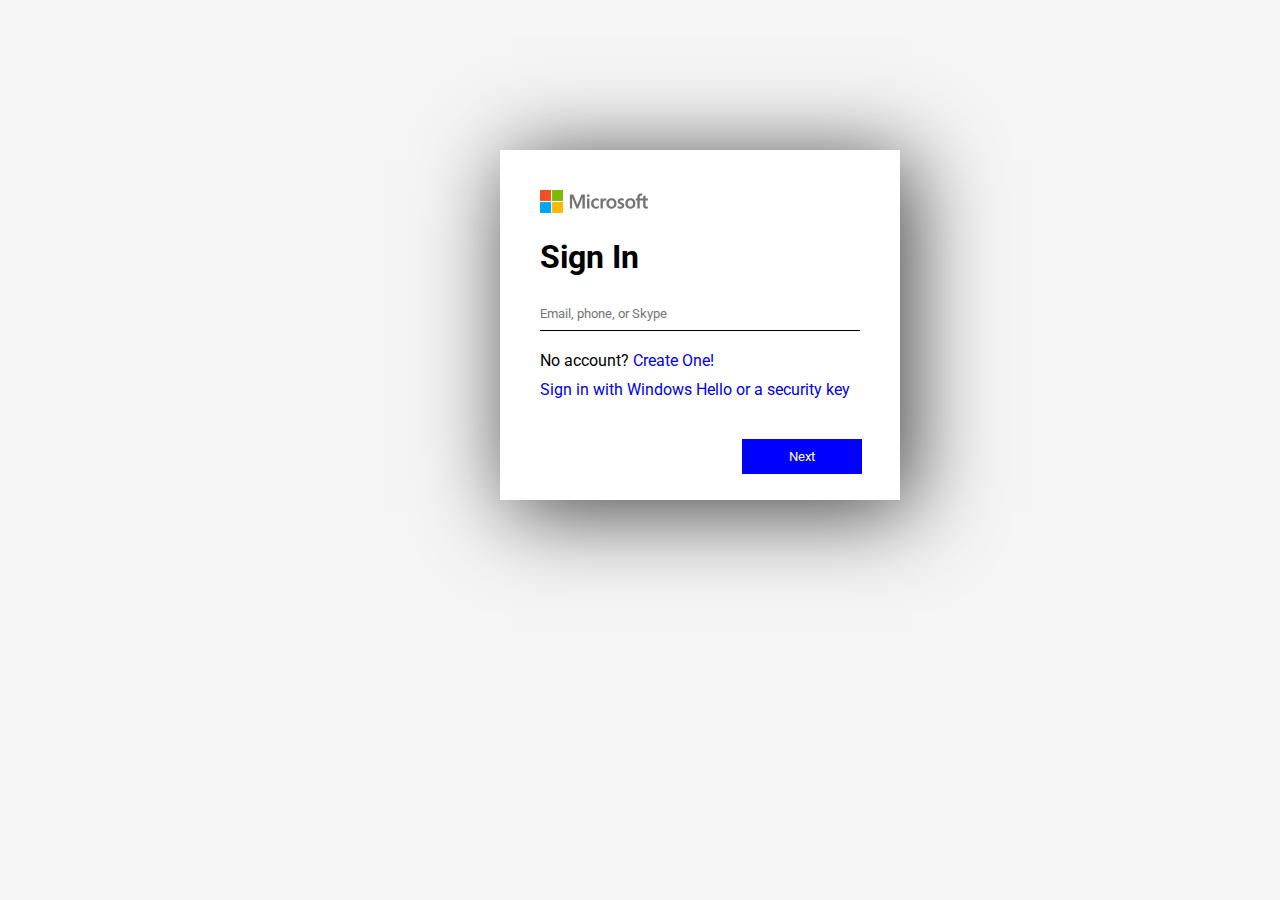
<file: 1. microsoft-login-page/index.html>
<!DOCTYPE html>
<html lang="en">
  <head>
    <meta charset="UTF-8" />
    <meta name="viewport" content="width=device-width, initial-scale=1.0" />
    <title>Microsoft Login Page</title>
    <link rel="stylesheet" href="style.css" />
    <link rel="preconnect" href="https://fonts.googleapis.com" />
    <link rel="preconnect" href="https://fonts.gstatic.com" crossorigin />
    <link
      href="https://fonts.googleapis.com/css2?family=Roboto&display=swap"
      rel="stylesheet"
    />
  </head>
  <body>
    <div class="container">
      <div class="box">
        <img src="./logo.svg" alt="logo" />
        <h1>Sign In</h1>
        <input type="text" placeholder="Email, phone, or Skype" />
        <p>No account? <a href="#">Create One!</a></p>
        <p><a href="#">Sign in with Windows Hello or a security key</a></p>
        <button>Next</button>
      </div>
    </div>
  </body>
</html>
</file>
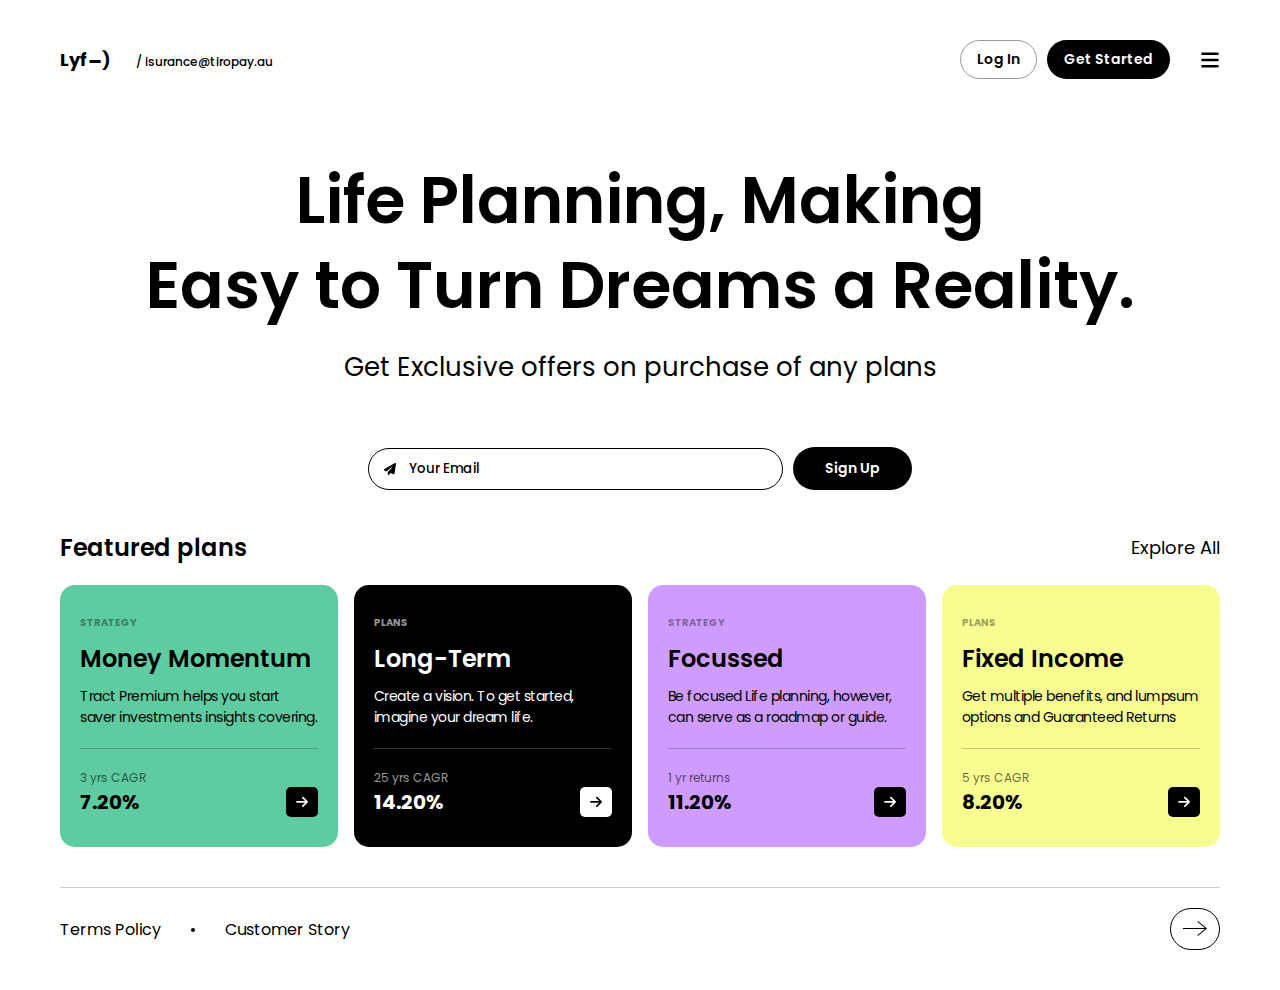
<file: 10. Web UI (from dribble)/index.html>
<!DOCTYPE html>
<html lang="en">
  <head>
    <meta charset="UTF-8" />
    <meta name="viewport" content="width=device-width, initial-scale=1.0" />
    <title>Web UI</title>
    <link rel="stylesheet" href="style.css" />
  </head>
  <body>
    <section class="landing-page">
      <header>
        <nav>
          <div class="logo-container">
            <p>
              Lyf<span class="lyf-dash">_</span
              ><span class="lyf-bracket">)</span>
              <span class="isurance">/ isurance@tiropay.au</span>
            </p>
          </div>
          <div class="right-nav">
            <div class="btn-container">
              <button class="btn login-btn">Log In</button>
              <button class="btn getstarted-btn">Get Started</button>
            </div>
            <div class="menu-btn">
              <svg xmlns="http://www.w3.org/2000/svg" viewBox="0 0 448 512">
                <path
                  d="M0 96C0 78.3 14.3 64 32 64H416c17.7 0 32 14.3 32 32s-14.3 32-32 32H32C14.3 128 0 113.7 0 96zM0 256c0-17.7 14.3-32 32-32H416c17.7 0 32 14.3 32 32s-14.3 32-32 32H32c-17.7 0-32-14.3-32-32zM448 416c0 17.7-14.3 32-32 32H32c-17.7 0-32-14.3-32-32s14.3-32 32-32H416c17.7 0 32 14.3 32 32z"
                />
              </svg>
            </div>
          </div>
        </nav>
      </header>

      <div class="heading-container">
        <h1>
          Life Planning, Making<br />
          Easy to Turn Dreams a Reality.
        </h1>
        <div class="form-container">
          <h4>Get Exclusive offers on purchase of any plans</h4>
          <div class="input-container">
            <input type="email" class="email-input" placeholder="Your Email" />
            <span class="send-mail-icon"
              ><svg xmlns="http://www.w3.org/2000/svg" viewBox="0 0 512 512">
                <path
                  d="M498.1 5.6c10.1 7 15.4 19.1 13.5 31.2l-64 416c-1.5 9.7-7.4 18.2-16 23s-18.9 5.4-28 1.6L284 427.7l-68.5 74.1c-8.9 9.7-22.9 12.9-35.2 8.1S160 493.2 160 480V396.4c0-4 1.5-7.8 4.2-10.7L331.8 202.8c5.8-6.3 5.6-16-.4-22s-15.7-6.4-22-.7L106 360.8 17.7 316.6C7.1 311.3 .3 300.7 0 288.9s5.9-22.8 16.1-28.7l448-256c10.7-6.1 23.9-5.5 34 1.4z"
                /></svg
            ></span>
            <button class="btn signup-btn">Sign Up</button>
          </div>
        </div>
      </div>

      <div class="featured-plans">
        <header>
          <h2>Featured plans</h2>
          <p class="explore-all">Explore All</p>
        </header>
        <div class="featured-card-container">
          <div class="feature-card">
            <h4>STRATEGY</h4>
            <h2>Money Momentum</h2>
            <p class="para">
              Tract Premium helps you start saver investments insights covering.
            </p>
            <hr class="divider" />
            <p class="cagr">3 yrs CAGR</p>
            <div class="percent-btn">
              <p class="percent">7.20%</p>
              <button class="feature-btn">
                <svg xmlns="http://www.w3.org/2000/svg" viewBox="0 0 448 512">
                  <path
                    d="M438.6 278.6c12.5-12.5 12.5-32.8 0-45.3l-160-160c-12.5-12.5-32.8-12.5-45.3 0s-12.5 32.8 0 45.3L338.8 224 32 224c-17.7 0-32 14.3-32 32s14.3 32 32 32l306.7 0L233.4 393.4c-12.5 12.5-12.5 32.8 0 45.3s32.8 12.5 45.3 0l160-160z"
                  />
                </svg>
              </button>
            </div>
          </div>
          <div class="feature-card feature-card-2">
            <h4>PLANS</h4>
            <h2>Long-Term</h2>
            <p class="para">
              Create a vision. To get started, imagine your dream life.
            </p>
            <hr class="divider" />
            <p class="cagr">25 yrs CAGR</p>
            <div class="percent-btn">
              <p class="percent">14.20%</p>
              <button class="feature-btn">
                <svg xmlns="http://www.w3.org/2000/svg" viewBox="0 0 448 512">
                  <path
                    d="M438.6 278.6c12.5-12.5 12.5-32.8 0-45.3l-160-160c-12.5-12.5-32.8-12.5-45.3 0s-12.5 32.8 0 45.3L338.8 224 32 224c-17.7 0-32 14.3-32 32s14.3 32 32 32l306.7 0L233.4 393.4c-12.5 12.5-12.5 32.8 0 45.3s32.8 12.5 45.3 0l160-160z"
                  />
                </svg>
              </button>
            </div>
          </div>
          <div class="feature-card feature-card-3">
            <h4>STRATEGY</h4>
            <h2>Focussed</h2>
            <p class="para">
              Be focused Life planning, however, can serve as a roadmap or
              guide.
            </p>
            <hr class="divider" />
            <p class="cagr">1 yr returns</p>
            <div class="percent-btn">
              <p class="percent">11.20%</p>
              <button class="feature-btn">
                <svg xmlns="http://www.w3.org/2000/svg" viewBox="0 0 448 512">
                  <path
                    d="M438.6 278.6c12.5-12.5 12.5-32.8 0-45.3l-160-160c-12.5-12.5-32.8-12.5-45.3 0s-12.5 32.8 0 45.3L338.8 224 32 224c-17.7 0-32 14.3-32 32s14.3 32 32 32l306.7 0L233.4 393.4c-12.5 12.5-12.5 32.8 0 45.3s32.8 12.5 45.3 0l160-160z"
                  />
                </svg>
              </button>
            </div>
          </div>
          <div class="feature-card feature-card-4">
            <h4>PLANS</h4>
            <h2>Fixed Income</h2>
            <p class="para">
              Get multiple benefits, and lumpsum options and Guaranteed Returns
            </p>
            <hr class="divider" />
            <p class="cagr">5 yrs CAGR</p>
            <div class="percent-btn">
              <p class="percent">8.20%</p>
              <button class="feature-btn">
                <svg xmlns="http://www.w3.org/2000/svg" viewBox="0 0 448 512">
                  <path
                    d="M438.6 278.6c12.5-12.5 12.5-32.8 0-45.3l-160-160c-12.5-12.5-32.8-12.5-45.3 0s-12.5 32.8 0 45.3L338.8 224 32 224c-17.7 0-32 14.3-32 32s14.3 32 32 32l306.7 0L233.4 393.4c-12.5 12.5-12.5 32.8 0 45.3s32.8 12.5 45.3 0l160-160z"
                  />
                </svg>
              </button>
            </div>
          </div>
        </div>
      </div>

      <hr class="divider" />

      <footer>
        <ul>
          <li>Terms Policy</li>
          <li>
            <span
              ><svg
                class="dot"
                xmlns="http://www.w3.org/2000/svg"
                viewBox="0 0 512 512"
              >
                <path
                  d="M256 512A256 256 0 1 0 256 0a256 256 0 1 0 0 512z"
                /></svg></span
            >Customer Story
          </li>
        </ul>

        <button class="footer-btn btn">
          <svg
            width="24"
            height="24"
            xmlns="http://www.w3.org/2000/svg"
            fill-rule="evenodd"
            clip-rule="evenodd"
          >
            <path
              d="M21.883 12l-7.527 6.235.644.765 9-7.521-9-7.479-.645.764 7.529 6.236h-21.884v1h21.883z"
            />
          </svg>
        </button>
      </footer>
    </section>
  </body>
</html>
</file>
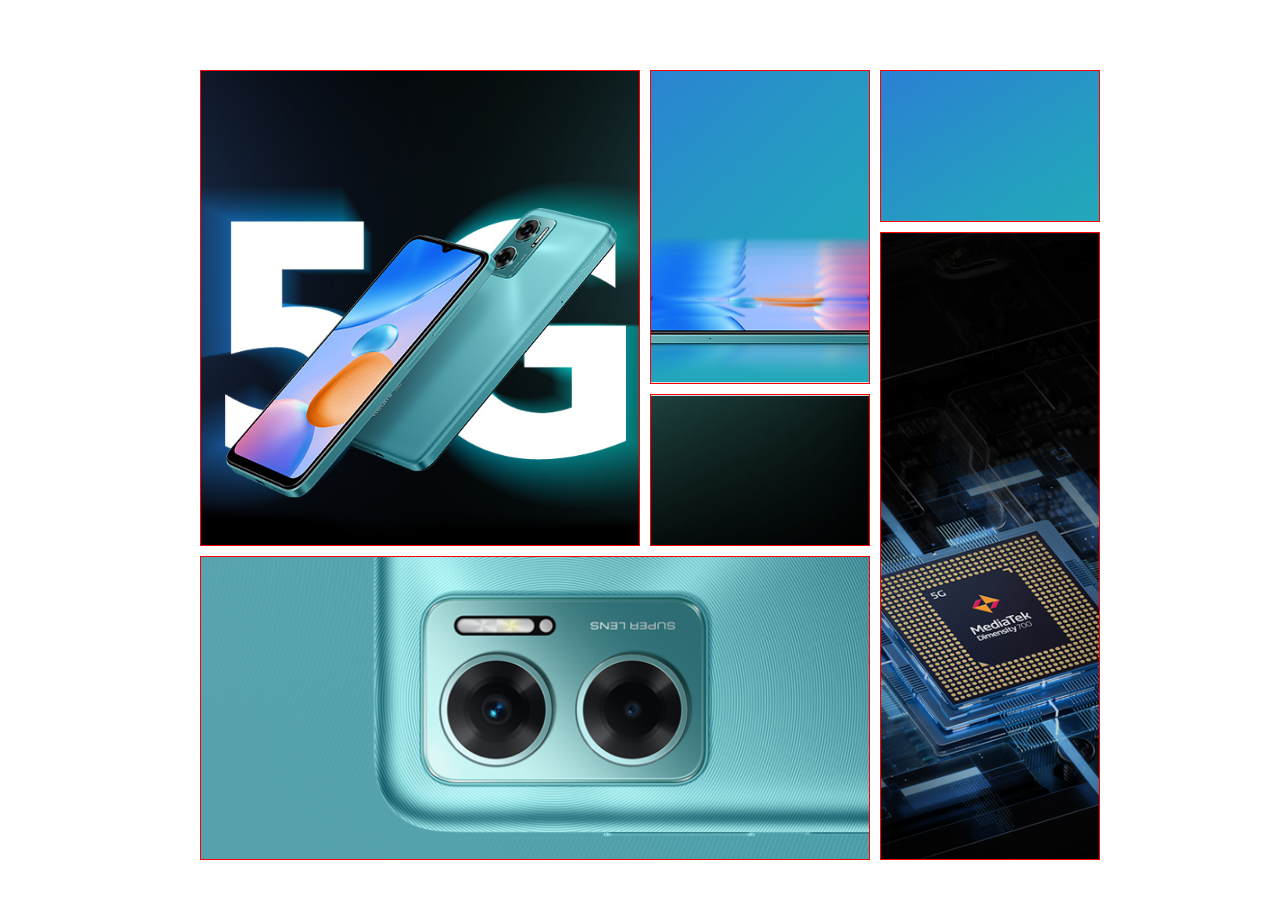
<file: 11. Redmi-10-5g-grid/index.html>
<!DOCTYPE html>
<html lang="en">
  <head>
    <meta charset="UTF-8" />
    <meta name="viewport" content="width=device-width, initial-scale=1.0" />
    <title>Document</title>
    <link rel="stylesheet" href="style.css" />
  </head>
  <body>
    <div class="grid-container">
      <!-- <div class="grid-item"><img src="./img/1.jpg" alt="" /></div>
      <div class="grid-item"><img src="./img/2.png" alt="" /></div>
      <div class="grid-item"><img src="./img/3.png" alt="" /></div>
      <div class="grid-item"><img src="./img/4.png" alt="" /></div>
      <div class="grid-item"><img src="./img/5.png" alt="" /></div>
      <div class="grid-item"><img src="./img/6.png" alt="" /></div> -->
      <div class="grid-item"></div>
      <div class="grid-item"></div>
      <div class="grid-item"></div>
      <div class="grid-item"></div>
      <div class="grid-item"></div>
      <div class="grid-item"></div>
    </div>
  </body>
</html>
</file>
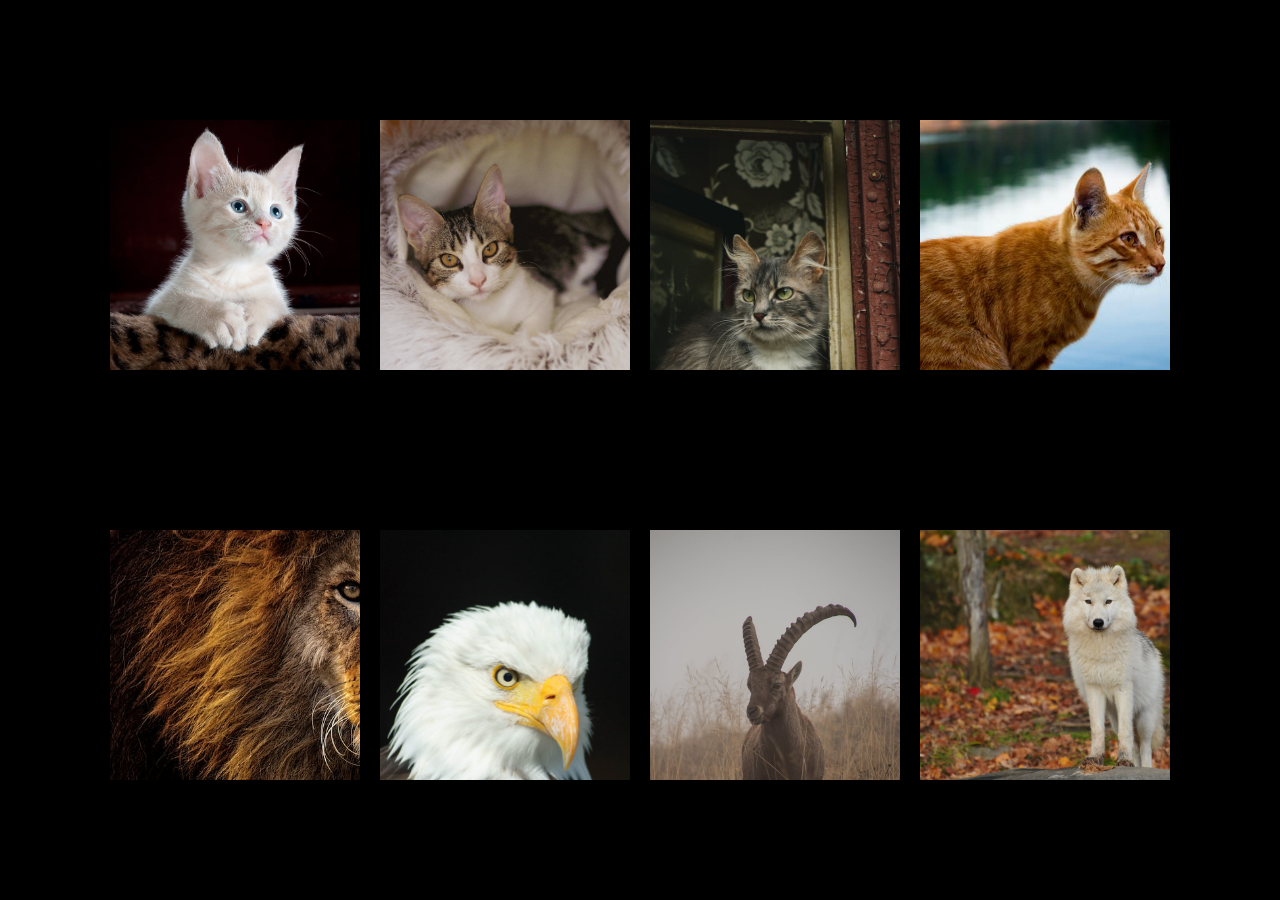
<file: 2. flexGallery/index.html>
<html>
  <head>
    <title>Flexbox Gallery</title>
    <link rel="stylesheet" href="./style.css" />
  </head>
  <body>
    <div class="container">
      <div class="box"></div>
      <div class="box"></div>
      <div class="box"></div>
      <div class="box"></div>
      <div class="box"></div>
      <div class="box"></div>
      <div class="box"></div>
      <div class="box"></div>
    </div>
  </body>
</html>
</file>
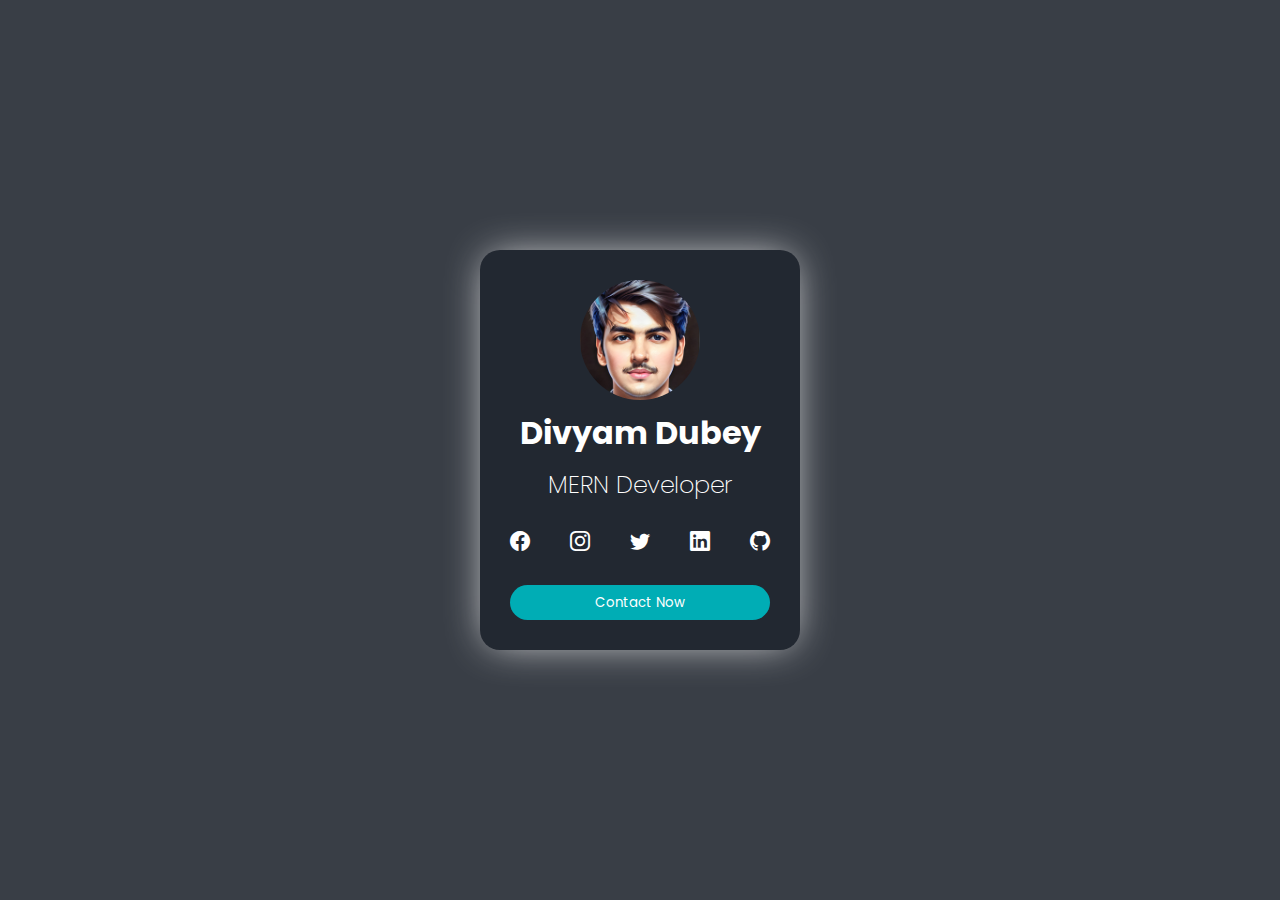
<file: 3. profileUi/index.html>
<html>
  <head>
    <title>Profile UI</title>
    <link rel="stylesheet" href="style.css" />
    <!-- Option 1: Include in HTML -->
    <link
      rel="stylesheet"
      href="https://cdn.jsdelivr.net/npm/bootstrap-icons@1.3.0/font/bootstrap-icons.css"
    />
  </head>
  <body>
    <div class="container">
      <div class="card">
        <img src="avatar.jpg" alt="avatar" />
        <h1>Divyam Dubey</h1>
        <h2>MERN Developer</h2>
        <ul class="social-links">
          <li><i class="bi bi-facebook"></i></li>
          <li><i class="bi bi-instagram"></i></li>
          <li><i class="bi bi-twitter"></i></li>
          <li><i class="bi bi-linkedin"></i></li>
          <li><i class="bi bi-github"></i></li>
        </ul>
        <button class="contact-btn">Contact Now</button>
      </div>
    </div>
  </body>
</html>
</file>
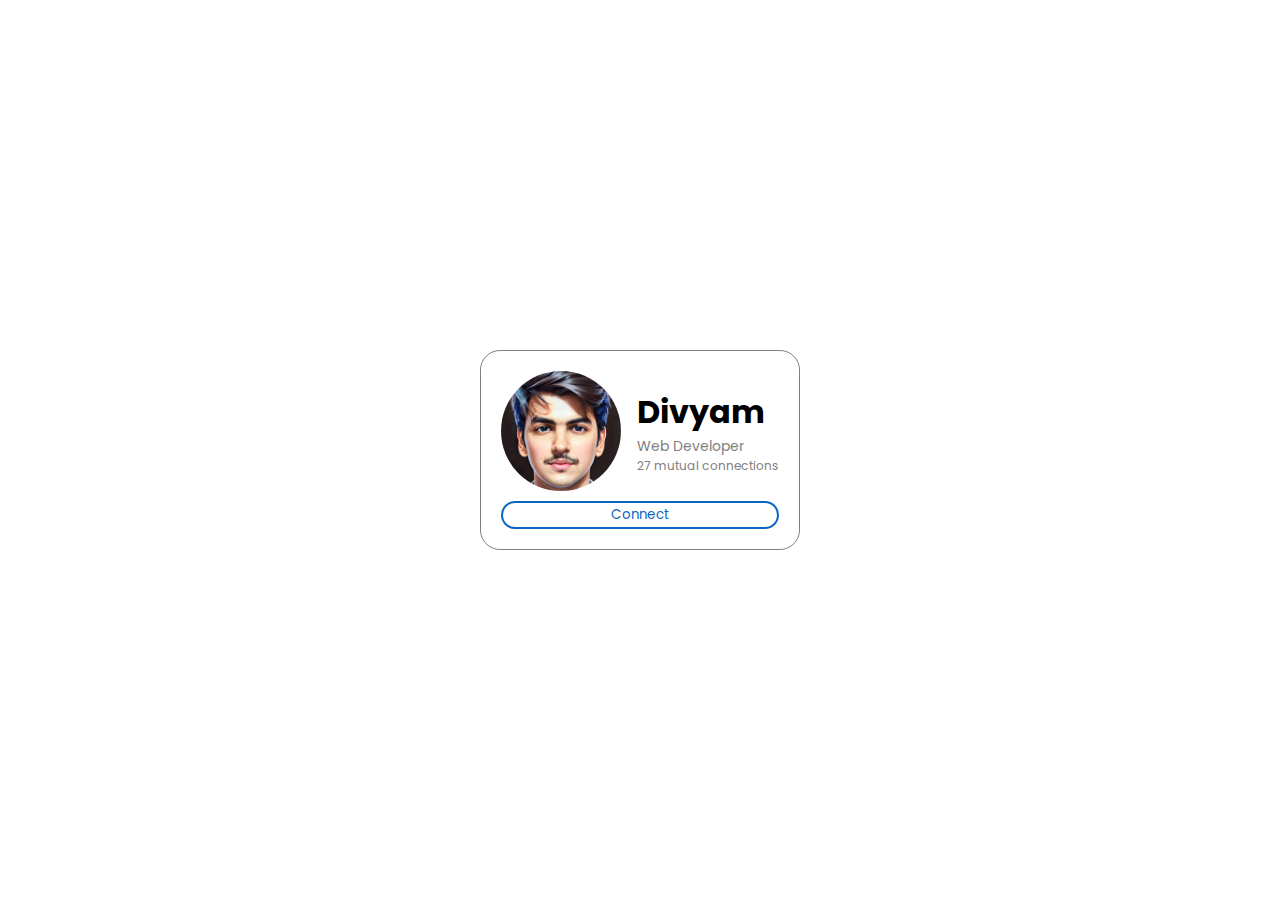
<file: 4. LinkedIn Clone/index.html>
<html>
  <head>
    <title>LinkedIn Clone</title>
    <!-- <link rel="stylesheet" href="style.css" /> -->
    <link rel="stylesheet" href="style2.css" />
  </head>
  <body>
    <!-- Horizontal style -->
    <div class="container">
      <div class="card">
        <span id="section1">
          <img src="avatar.jpg" alt="avatar" />
          <span>
            <h1>Divyam</h1>
            <p>Web Developer</p>

            <p class="mutual">27 mutual connections</p>
          </span>
        </span>
        <button>Connect</button>
      </div>
      <!-- Vertical style -->
      <!-- <div class="card">
        <span>
          <img src="avatar.jpg" alt="avatar" />
          <h1>Divyam</h1>
          <p>Web Developer</p>
        </span>
        <span>
          <p class="mutual">27 mutual connections</p>
          <button>Connect</button>
        </span>
      </div>
      <div class="card">
        <span>
          <img src="avatar.jpg" alt="avatar" />
          <h1>Divyam</h1>
          <p>Web Developer</p>
        </span>
        <span>
          <p class="mutual">27 mutual connections</p>
          <button>Connect</button>
        </span>
      </div>
      <div class="card">
        <span>
          <img src="avatar.jpg" alt="avatar" />
          <h1>Divyam</h1>
          <p>Web Developer</p>
        </span>
        <span>
          <p class="mutual">27 mutual connections</p>
          <button>Connect</button>
        </span>
      </div>
      <div class="card">
        <span>
          <img src="avatar.jpg" alt="avatar" />
          <h1>Divyam</h1>
          <p>Web Developer</p>
        </span>
        <span>
          <p class="mutual">27 mutual connections</p>
          <button>Connect</button>
        </span>
      </div>
      <div class="card">
        <span>
          <img src="avatar.jpg" alt="avatar" />
          <h1>Divyam</h1>
          <p>Web Developer</p>
        </span>
        <span>
          <p class="mutual">27 mutual connections</p>
          <button>Connect</button>
        </span>
      </div> -->
    </div>
  </body>
</html>
</file>
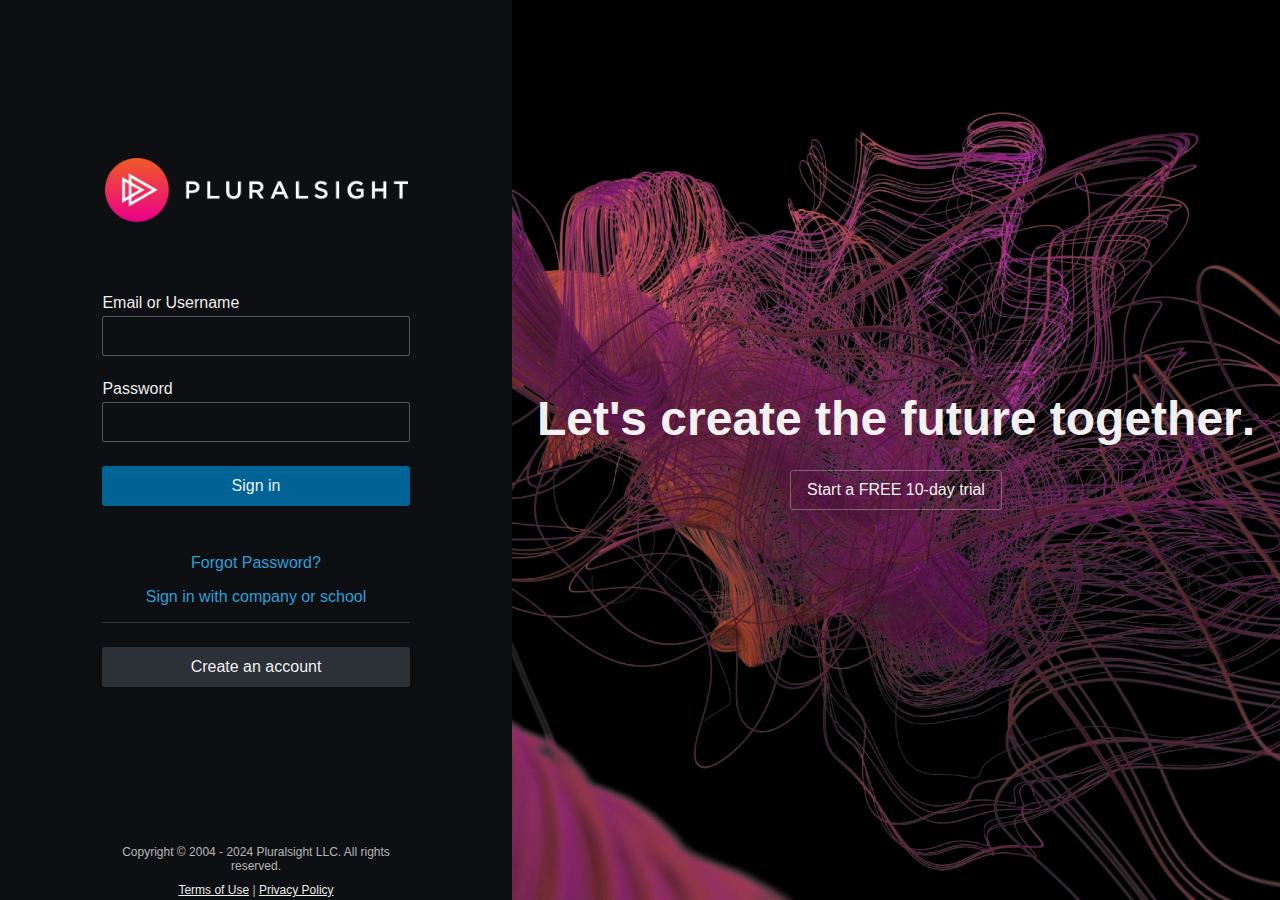
<file: 6. Pluralsight login page/index.html>
<!DOCTYPE html>
<html lang="en">
  <head>
    <meta charset="UTF-8" />
    <meta name="viewport" content="width=device-width, initial-scale=1.0" />
    <title>SignIn | Pluralsight</title>
    <link rel="stylesheet" href="style.css" />
  </head>
  <body>
    <main>
      <section id="signin-section">
        <div class="wrapper">
          <div id="logo">
            <img src="./logo.png" alt="logo" />
          </div>
          <form action="#" class="signInForm">
            <div>
              <label for="username">Email or Username</label
              ><input type="email" name="Username" id="username" />
            </div>
            <div>
              <label for="password">Password</label>
              <input type="password" name="password" id="password" />
            </div>
            <button type="submit" id="signIn-btn">Sign in</button>
          </form>
          <div class="links">
            <a href="#">Forgot Password?</a>
            <a href="#">Sign in with company or school</a>
          </div>
          <hr class="divider" />
          <button class="create-account-btn">Create an account</button>
        </div>
        <footer>
          <p>Copyright © 2004 - 2024 Pluralsight LLC. All rights reserved.</p>
          <p><a href="#">Terms of Use</a> | <a href="#">Privacy Policy</a></p>
        </footer>
      </section>
      <div class="banner">
        <h1>Let's create the future <strong>together</strong>.</h1>
        <button>Start a FREE 10-day trial</button>
      </div>
    </main>
  </body>
</html>
</file>
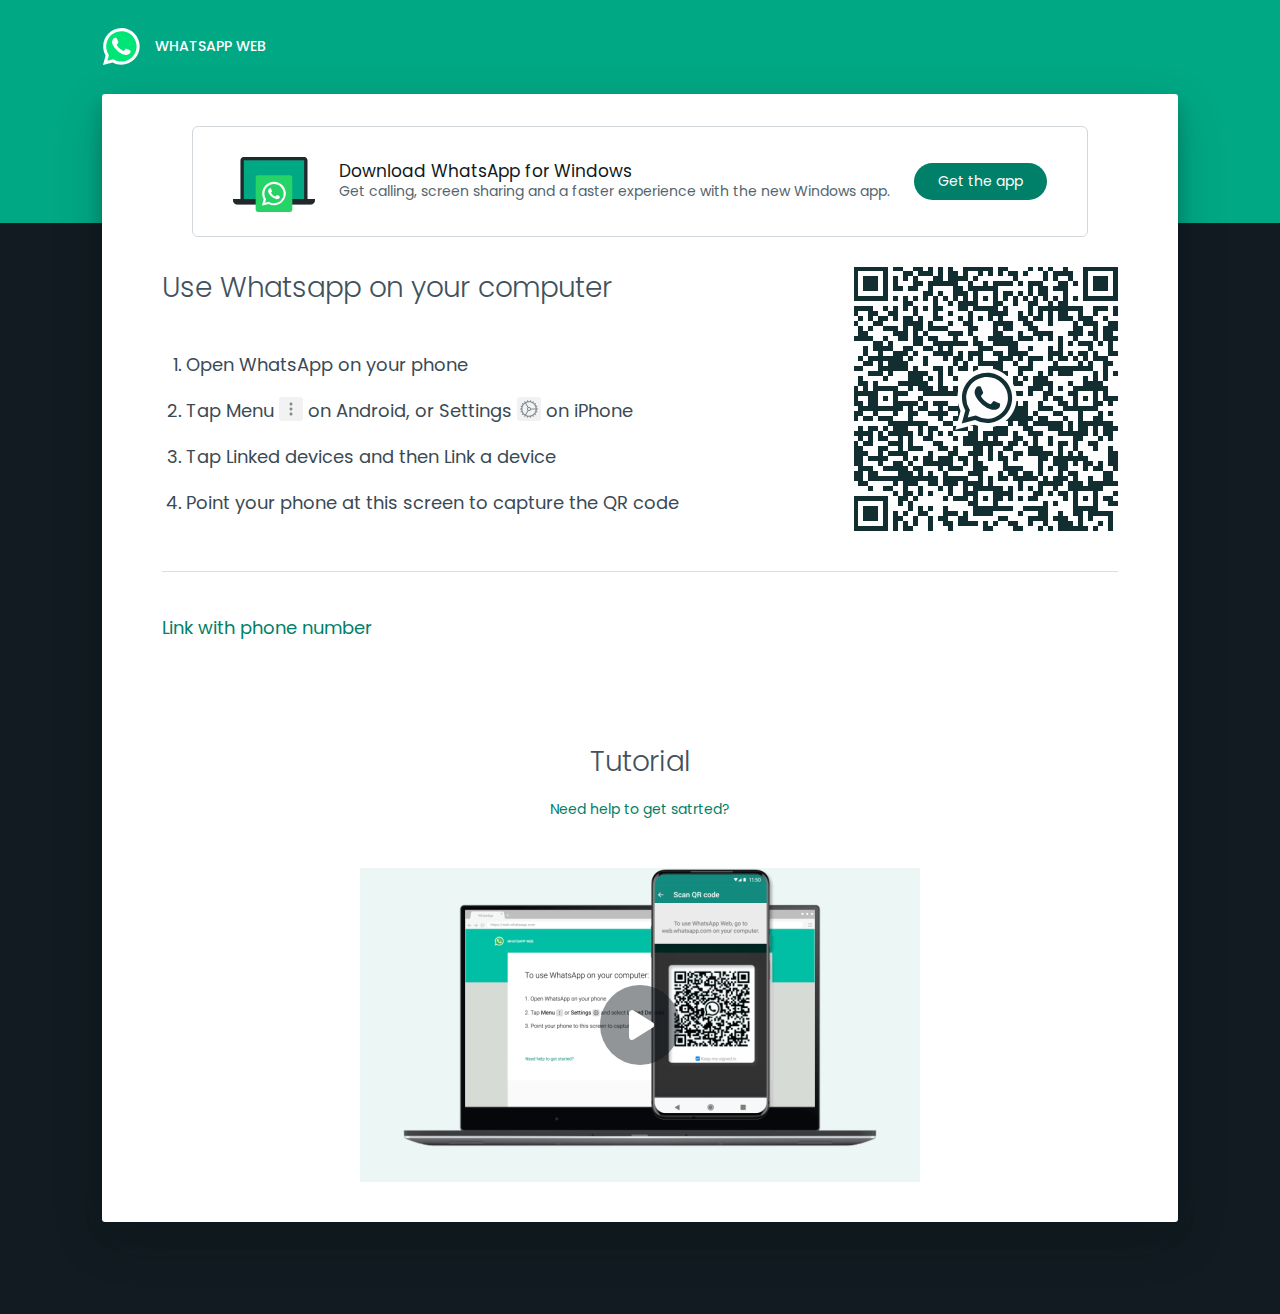
<file: 7. Whatsapp Web login/index.html>
<!DOCTYPE html>
<html lang="en">
  <head>
    <meta charset="UTF-8" />
    <meta name="viewport" content="width=device-width, initial-scale=1.0" />
    <title>Whatsapp Web</title>
    <link rel="stylesheet" href="style.css" />
  </head>
  <body>
    <div id="app">
      <!-- <div class="green-bg"></div> -->
      <div id="main-container">
        <!-- Header -->
        <header>
          <div class="wa-logo">
            <svg
              xmlns="http://www.w3.org/2000/svg"
              width="39"
              height="39"
              viewBox="0 0 39 39"
            >
              <path
                fill="#00E676"
                d="M10.7 32.8l.6.3c2.5 1.5 5.3 2.2 8.1 2.2 8.8 0 16-7.2 16-16 0-4.2-1.7-8.3-4.7-11.3s-7-4.7-11.3-4.7c-8.8 0-16 7.2-15.9 16.1 0 3 .9 5.9 2.4 8.4l.4.6-1.6 5.9 6-1.5z"
              ></path>
              <path
                fill="#FFF"
                d="M32.4 6.4C29 2.9 24.3 1 19.5 1 9.3 1 1.1 9.3 1.2 19.4c0 3.2.9 6.3 2.4 9.1L1 38l9.7-2.5c2.7 1.5 5.7 2.2 8.7 2.2 10.1 0 18.3-8.3 18.3-18.4 0-4.9-1.9-9.5-5.3-12.9zM19.5 34.6c-2.7 0-5.4-.7-7.7-2.1l-.6-.3-5.8 1.5L6.9 28l-.4-.6c-4.4-7.1-2.3-16.5 4.9-20.9s16.5-2.3 20.9 4.9 2.3 16.5-4.9 20.9c-2.3 1.5-5.1 2.3-7.9 2.3zm8.8-11.1l-1.1-.5s-1.6-.7-2.6-1.2c-.1 0-.2-.1-.3-.1-.3 0-.5.1-.7.2 0 0-.1.1-1.5 1.7-.1.2-.3.3-.5.3h-.1c-.1 0-.3-.1-.4-.2l-.5-.2c-1.1-.5-2.1-1.1-2.9-1.9-.2-.2-.5-.4-.7-.6-.7-.7-1.4-1.5-1.9-2.4l-.1-.2c-.1-.1-.1-.2-.2-.4 0-.2 0-.4.1-.5 0 0 .4-.5.7-.8.2-.2.3-.5.5-.7.2-.3.3-.7.2-1-.1-.5-1.3-3.2-1.6-3.8-.2-.3-.4-.4-.7-.5h-1.1c-.2 0-.4.1-.6.1l-.1.1c-.2.1-.4.3-.6.4-.2.2-.3.4-.5.6-.7.9-1.1 2-1.1 3.1 0 .8.2 1.6.5 2.3l.1.3c.9 1.9 2.1 3.6 3.7 5.1l.4.4c.3.3.6.5.8.8 2.1 1.8 4.5 3.1 7.2 3.8.3.1.7.1 1 .2h1c.5 0 1.1-.2 1.5-.4.3-.2.5-.2.7-.4l.2-.2c.2-.2.4-.3.6-.5s.4-.4.5-.6c.2-.4.3-.9.4-1.4v-.7s-.1-.1-.3-.2z"
              ></path>
            </svg>
          </div>
          <h1>WHATSAPP WEB</h1>
        </header>

        <div id="wrapper">
          <!-- Main Section -->
          <section id="main">
            <!-- PC download -->
            <aside id="pc-download">
              <svg
                viewBox="0 0 76 51"
                height="55"
                preserveAspectRatio="xMidYMid meet"
                class=""
                fill="none"
              >
                <title>wa-desktop</title>
                <rect
                  x="9"
                  y="2.04663"
                  width="58"
                  height="37.8605"
                  fill="#00A884"
                ></rect>
                <path
                  fill-rule="evenodd"
                  clip-rule="evenodd"
                  d="M10 3H66V38.8837H10V3ZM7 38.8837V3C7 1.34315 8.34315 0 10 0H66C67.6569 0 69 1.34315 69 3V38.8837H76V40C76 42.2091 74.2091 44 72 44H66H10H4C1.79086 44 0 42.2091 0 40V38.8837H7Z"
                  fill="#54656F"
                ></path>
                <path
                  fill-rule="evenodd"
                  clip-rule="evenodd"
                  d="M10 3H66V38.8837H10V3ZM7 38.8837V3C7 1.34315 8.34315 0 10 0H66C67.6569 0 69 1.34315 69 3V38.8837H76V40C76 42.2091 74.2091 44 72 44H66H10H4C1.79086 44 0 42.2091 0 40V38.8837H7Z"
                  fill="black"
                  fill-opacity="0.6"
                ></path>
                <rect
                  x="21"
                  y="17"
                  width="34"
                  height="34"
                  rx="2"
                  fill="#25D366"
                ></rect>
                <path
                  fill-rule="evenodd"
                  clip-rule="evenodd"
                  d="M27.0892 33.9037C27.0917 27.8907 32.0063 23 38.0448 23C40.9738 23.0012 43.7255 24.1367 45.7937 26.1974C47.8619 28.258 49.0011 30.9991 49 33.9124C48.9975 39.9254 44.0826 44.8167 38.0447 44.8167C36.2561 44.8161 34.5003 44.3824 32.9299 43.5562L27.4448 44.9881C27.1805 45.0571 26.9406 44.8141 27.0131 44.5507L28.4779 39.2259C27.5663 37.6025 27.0885 35.7738 27.0892 33.9037ZM38.0393 42.8705H38.0357C36.4369 42.8699 34.8688 42.4424 33.5009 41.6345L33.1755 41.4423L29.8034 42.3227L30.7034 39.0504L30.4916 38.7149C29.5997 37.3031 29.1286 35.6714 29.1294 33.9958C29.1313 29.1067 33.1283 25.1291 38.0429 25.1291C40.4227 25.1299 42.6597 26.0534 44.342 27.7296C46.0241 29.4057 46.95 31.6336 46.9491 34.003C46.9471 38.8925 42.9502 42.8705 38.0393 42.8705ZM41.0435 35.2728C41.2876 35.3625 42.5971 36.0117 42.8635 36.146C42.9154 36.1722 42.964 36.1959 43.0091 36.2178C43.1949 36.3083 43.3204 36.3694 43.3739 36.4595C43.4405 36.5714 43.4405 37.1088 43.2186 37.7358C42.9966 38.3627 41.9325 38.9349 41.4208 39.0119C40.9619 39.081 40.3812 39.1099 39.7432 38.9056C39.3564 38.7819 38.8602 38.6168 38.2248 38.3402C35.7281 37.2539 34.0409 34.8157 33.7217 34.3544C33.6993 34.322 33.6836 34.2994 33.6749 34.2877L33.6727 34.2848C33.5318 34.0953 32.5873 32.8255 32.5873 31.5112C32.5873 30.275 33.1899 29.627 33.4673 29.3287C33.4863 29.3083 33.5038 29.2895 33.5195 29.2722C33.7636 29.0036 34.0522 28.9364 34.2298 28.9364C34.4073 28.9364 34.5851 28.9381 34.7402 28.9459C34.7594 28.9468 34.7793 28.9467 34.7999 28.9466C34.9551 28.9457 35.1486 28.9446 35.3395 29.4066C35.4128 29.584 35.5199 29.8469 35.633 30.1243C35.8624 30.687 36.1161 31.3095 36.1607 31.3994C36.2273 31.5338 36.2717 31.6904 36.1829 31.8696C36.1696 31.8965 36.1573 31.9218 36.1455 31.946C36.0788 32.0832 36.0298 32.1842 35.9165 32.3173C35.8722 32.3695 35.8264 32.4257 35.7806 32.482C35.6888 32.5946 35.597 32.7073 35.517 32.7876C35.3837 32.9214 35.2449 33.0666 35.4003 33.3353C35.5556 33.604 36.0902 34.4829 36.8819 35.1945C37.7331 35.9596 38.4729 36.2829 38.8478 36.4468C38.921 36.4788 38.9803 36.5047 39.0238 36.5267C39.2901 36.6611 39.4455 36.6386 39.6009 36.4595C39.7562 36.2804 40.2667 35.6758 40.4443 35.4071C40.6218 35.1385 40.7994 35.1832 41.0435 35.2728Z"
                  fill="white"
                ></path>
              </svg>
              <div class="pc-download-content">
                <h3>Download WhatsApp for Windows</h3>
                <p>
                  Get calling, screen sharing and a faster experience with the
                  new Windows app.
                </p>
              </div>
              <button class="pc-download-btn">Get the app</button>
            </aside>

            <!-- STEPS w/ QR -->
            <div class="steps-qr">
              <div class="steps-to-take">
                <h2>Use Whatsapp on your computer</h2>
                <ol>
                  <li>Open WhatsApp on your phone</li>
                  <li>
                    Tap Menu
                    <span
                      ><svg height="24px" viewBox="0 0 24 24" width="24px">
                        <rect
                          fill="#f2f2f2"
                          height="24"
                          rx="3"
                          width="24"
                        ></rect>
                        <path
                          d="m12 15.5c.825 0 1.5.675 1.5 1.5s-.675 1.5-1.5 1.5-1.5-.675-1.5-1.5.675-1.5 1.5-1.5zm0-2c-.825 0-1.5-.675-1.5-1.5s.675-1.5 1.5-1.5 1.5.675 1.5 1.5-.675 1.5-1.5 1.5zm0-5c-.825 0-1.5-.675-1.5-1.5s.675-1.5 1.5-1.5 1.5.675 1.5 1.5-.675 1.5-1.5 1.5z"
                          fill="#818b90"
                        ></path></svg
                    ></span>
                    on Android, or Settings
                    <span>
                      <svg width="24" height="24" viewBox="0 0 24 24">
                        <rect
                          fill="#F2F2F2"
                          width="24"
                          height="24"
                          rx="3"
                        ></rect>
                        <path
                          d="M12 18.69c-1.08 0-2.1-.25-2.99-.71L11.43 14c.24.06.4.08.56.08.92 0 1.67-.59 1.99-1.59h4.62c-.26 3.49-3.05 6.2-6.6 6.2zm-1.04-6.67c0-.57.48-1.02 1.03-1.02.57 0 1.05.45 1.05 1.02 0 .57-.47 1.03-1.05 1.03-.54.01-1.03-.46-1.03-1.03zM5.4 12c0-2.29 1.08-4.28 2.78-5.49l2.39 4.08c-.42.42-.64.91-.64 1.44 0 .52.21 1 .65 1.44l-2.44 4C6.47 16.26 5.4 14.27 5.4 12zm8.57-.49c-.33-.97-1.08-1.54-1.99-1.54-.16 0-.32.02-.57.08L9.04 5.99c.89-.44 1.89-.69 2.96-.69 3.56 0 6.36 2.72 6.59 6.21h-4.62zM12 19.8c.22 0 .42-.02.65-.04l.44.84c.08.18.25.27.47.24.21-.03.33-.17.36-.38l.14-.93c.41-.11.82-.27 1.21-.44l.69.61c.15.15.33.17.54.07.17-.1.24-.27.2-.48l-.2-.92c.35-.24.69-.52.99-.82l.86.36c.2.08.37.05.53-.14.14-.15.15-.34.03-.52l-.5-.8c.25-.35.45-.73.63-1.12l.95.05c.21.01.37-.09.44-.29.07-.2.01-.38-.16-.51l-.73-.58c.1-.4.19-.83.22-1.27l.89-.28c.2-.07.31-.22.31-.43s-.11-.35-.31-.42l-.89-.28c-.03-.44-.12-.86-.22-1.27l.73-.59c.16-.12.22-.29.16-.5-.07-.2-.23-.31-.44-.29l-.95.04c-.18-.4-.39-.77-.63-1.12l.5-.8c.12-.17.1-.36-.03-.51-.16-.18-.33-.22-.53-.14l-.86.35c-.31-.3-.65-.58-.99-.82l.2-.91c.03-.22-.03-.4-.2-.49-.18-.1-.34-.09-.48.01l-.74.66c-.39-.18-.8-.32-1.21-.43l-.14-.93a.426.426 0 00-.36-.39c-.22-.03-.39.05-.47.22l-.44.84-.43-.02h-.22c-.22 0-.42.01-.65.03l-.44-.84c-.08-.17-.25-.25-.48-.22-.2.03-.33.17-.36.39l-.13.88c-.42.12-.83.26-1.22.44l-.69-.61c-.15-.15-.33-.17-.53-.06-.18.09-.24.26-.2.49l.2.91c-.36.24-.7.52-1 .82l-.86-.35c-.19-.09-.37-.05-.52.13-.14.15-.16.34-.04.51l.5.8c-.25.35-.45.72-.64 1.12l-.94-.04c-.21-.01-.37.1-.44.3-.07.2-.02.38.16.5l.73.59c-.1.41-.19.83-.22 1.27l-.89.29c-.21.07-.31.21-.31.42 0 .22.1.36.31.43l.89.28c.03.44.1.87.22 1.27l-.73.58c-.17.12-.22.31-.16.51.07.2.23.31.44.29l.94-.05c.18.39.39.77.63 1.12l-.5.8c-.12.18-.1.37.04.52.16.18.33.22.52.14l.86-.36c.3.31.64.58.99.82l-.2.92c-.04.22.03.39.2.49.2.1.38.08.54-.07l.69-.61c.39.17.8.33 1.21.44l.13.93c.03.21.16.35.37.39.22.03.39-.06.47-.24l.44-.84c.23.02.44.04.66.04z"
                          fill="#818b90"
                        ></path>
                      </svg>
                    </span>
                    on iPhone
                  </li>
                  <li>Tap Linked devices and then Link a device</li>
                  <li>
                    Point your phone at this screen to capture the QR code
                  </li>
                </ol>
              </div>
              <div class="qr-container">
                <svg
                  xmlns="http://www.w3.org/2000/svg"
                  width="64"
                  height="64"
                  viewBox="0 0 64 64"
                >
                  <path
                    fill="#FFF"
                    d="M6.525 43.936a29.596 29.596 0 0 1-3.039-13.075C3.494 14.568 16.755 1.313 33.05 1.313c7.904.004 15.328 3.082 20.91 8.666 5.581 5.586 8.653 13.01 8.65 20.907-.007 16.294-13.266 29.549-29.558 29.549a29.648 29.648 0 0 1-12.508-2.771L1.391 62.687l5.134-18.751z"
                  ></path>
                  <path
                    fill="#123033"
                    d="M50.801 13.135c-4.739-4.742-11.039-7.354-17.752-7.357-13.837 0-25.094 11.253-25.099 25.085a25.039 25.039 0 0 0 3.349 12.541l-3.56 12.999 13.304-3.488a25.084 25.084 0 0 0 11.996 3.054h.011c13.83 0 25.088-11.256 25.095-25.087.002-6.703-2.607-13.005-7.344-17.747zM33.05 51.733h-.008a20.866 20.866 0 0 1-10.62-2.906l-.762-.452-7.894 2.07 2.108-7.694-.497-.789a20.802 20.802 0 0 1-3.189-11.097c.004-11.496 9.361-20.85 20.87-20.85a20.73 20.73 0 0 1 14.746 6.115 20.733 20.733 0 0 1 6.104 14.752c-.006 11.497-9.363 20.851-20.858 20.851z"
                  ></path>
                  <path
                    fill="#123033"
                    d="M25.429 19.26a8.65 8.65 0 0 0-1.028.011 2.352 2.352 0 0 0-.95.255c-.221.114-.427.277-.75.582-.305.288-.481.54-.668.782a6.974 6.974 0 0 0-1.443 4.291l.001.003a8.243 8.243 0 0 0 .844 3.607c1.043 2.307 2.763 4.746 5.035 7.008a24.676 24.676 0 0 0 1.657 1.6 24.145 24.145 0 0 0 9.814 5.229s.751.179 1.391.218c.021.001.04.003.061.003a9.207 9.207 0 0 0 1.422-.033 5.086 5.086 0 0 0 2.129-.59c.423-.225.623-.337.978-.561 0 0 .11-.072.319-.23.345-.257.558-.438.845-.736.211-.22.394-.479.534-.772.2-.417.401-1.213.481-1.874.061-.505.042-.781.036-.952-.011-.275-.238-.558-.487-.678l-1.486-.668s-2.222-.967-3.581-1.587a1.278 1.278 0 0 0-.452-.104c-.341-.021-.723.068-.966.324v-.004c-.013-.001-.182.145-2.031 2.385-.102.122-.341.387-.754.362a1.086 1.086 0 0 1-.185-.029 3.402 3.402 0 0 1-.49-.17c-.316-.134-.427-.185-.643-.278l-.013-.006a15.361 15.361 0 0 1-4.013-2.556 15.88 15.88 0 0 1-.927-.885c-1.074-1.041-1.953-2.148-2.607-3.24-.035-.06-.09-.146-.15-.242-.107-.174-.225-.381-.262-.523-.095-.376.157-.678.157-.678s.622-.68.911-1.05c.278-.356.518-.704.671-.952.301-.484.39-.982.238-1.37a216.767 216.767 0 0 0-2.219-5.215c-.156-.339-.598-.589-1.005-.636a6.284 6.284 0 0 0-.414-.041"
                  ></path>
                </svg>
                <!-- <img src="./canvas.png" alt="" /> -->
              </div>
            </div>
            <div class="link-phone">
              <a href="#">Link with phone number</a>
            </div>
          </section>
          <!-- Video Section -->
          <section id="vid-section">
            <div class="tutorial-vid-content">
              <h2>Tutorial</h2>
              <p><a href="#">Need help to get satrted?</a></p>
            </div>
            <div class="vid-container">
              <!-- <img src="./vid-img.png" alt="" /> -->
              <div class="play-btn">
                <svg
                  xmlns="http://www.w3.org/2000/svg"
                  width="28"
                  height="34"
                  viewBox="0 0 28 34"
                >
                  <path
                    fill="#FFF"
                    d="M1 4.983v24.034a2.982 2.982 0 0 0 4.564 2.53L24.792 19.53a2.981 2.981 0 0 0 0-5.058L5.563 2.454A2.983 2.983 0 0 0 1 4.983z"
                  ></path>
                </svg>
              </div>
            </div>
          </section>
        </div>
      </div>
    </div>
  </body>
</html>
</file>
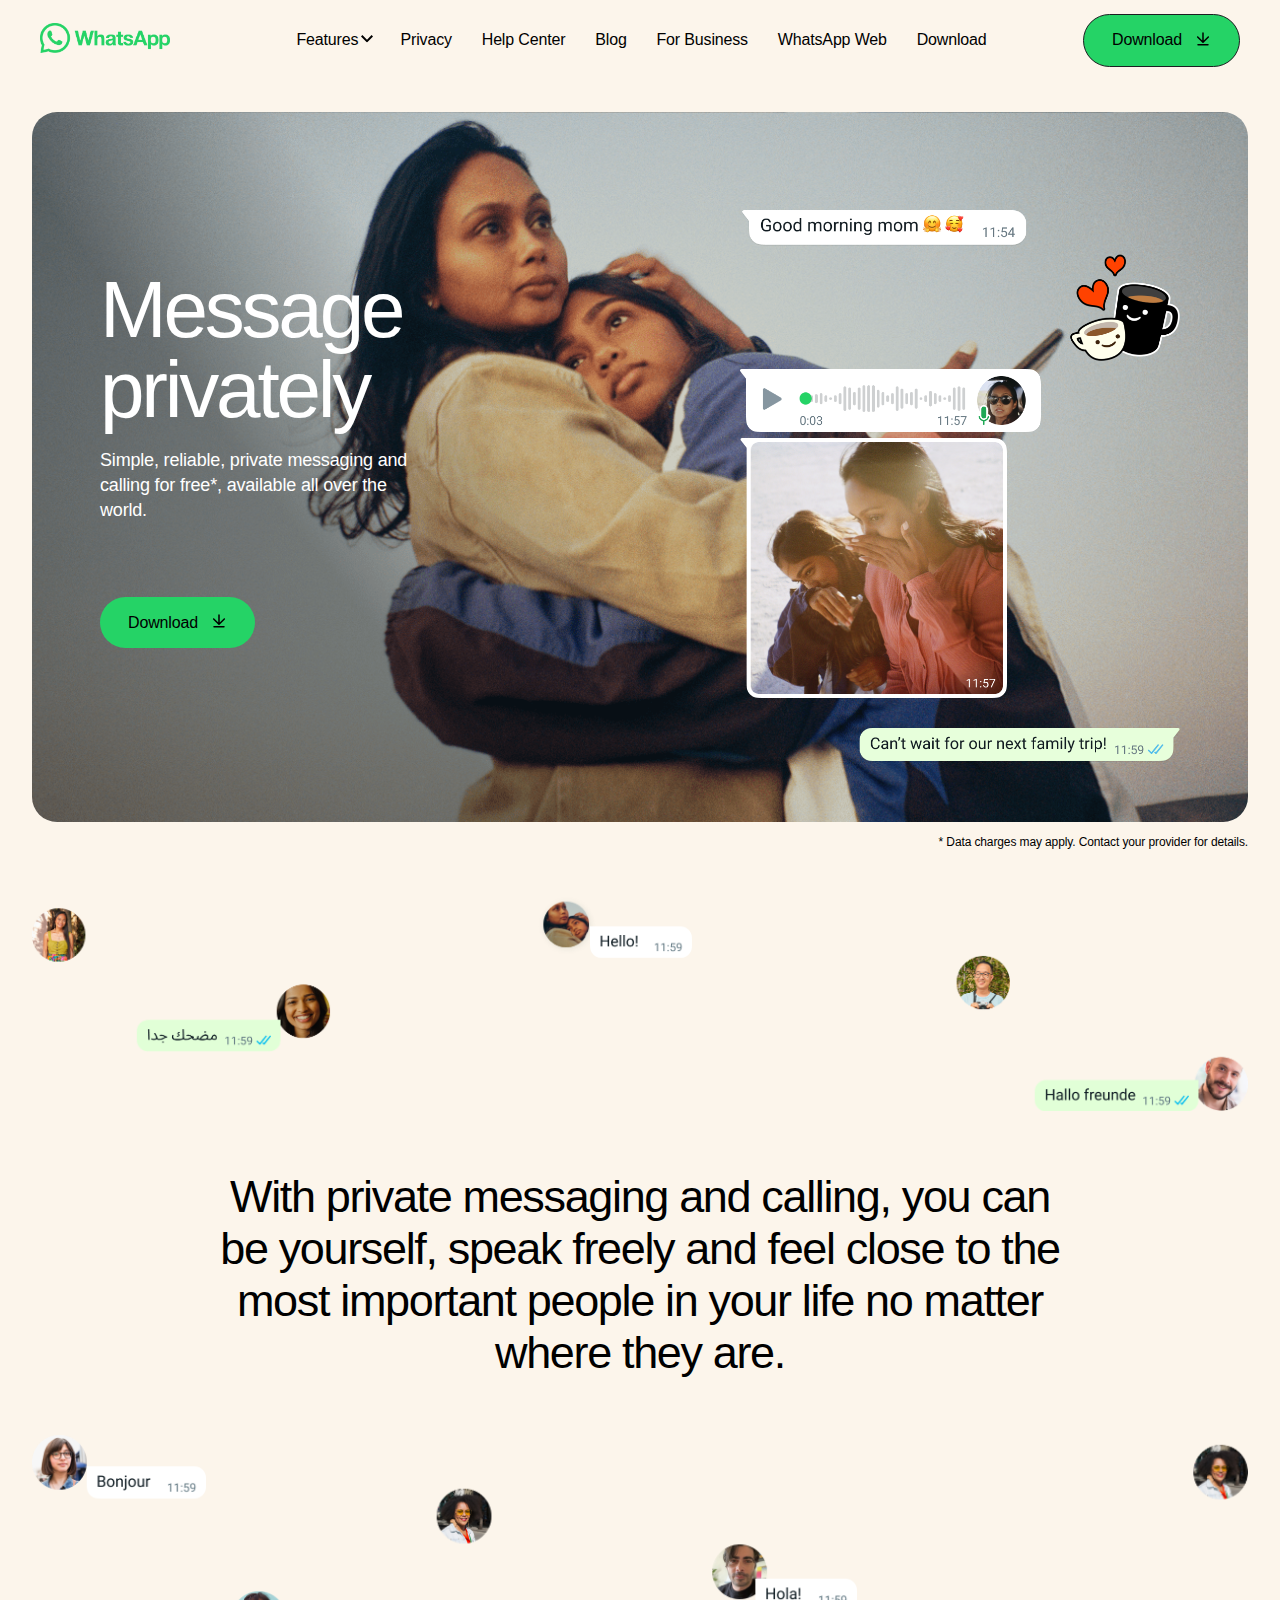
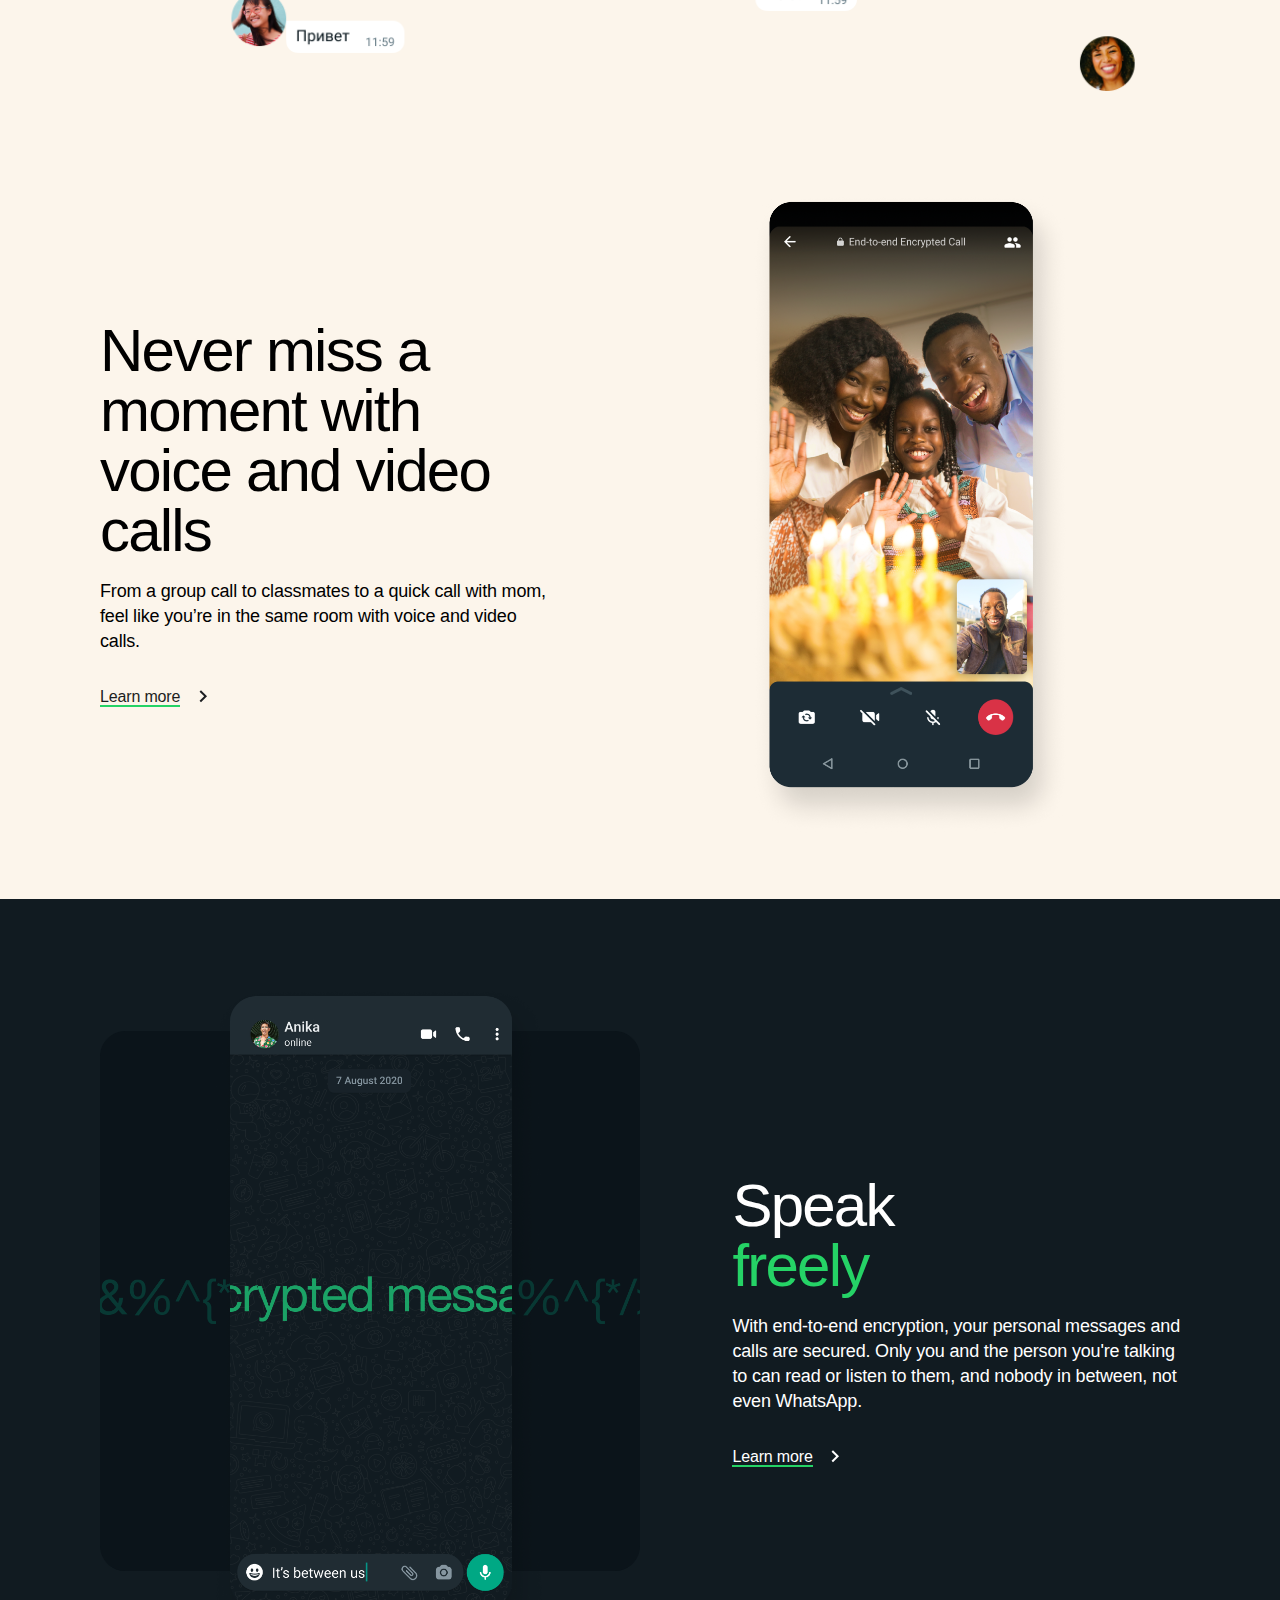
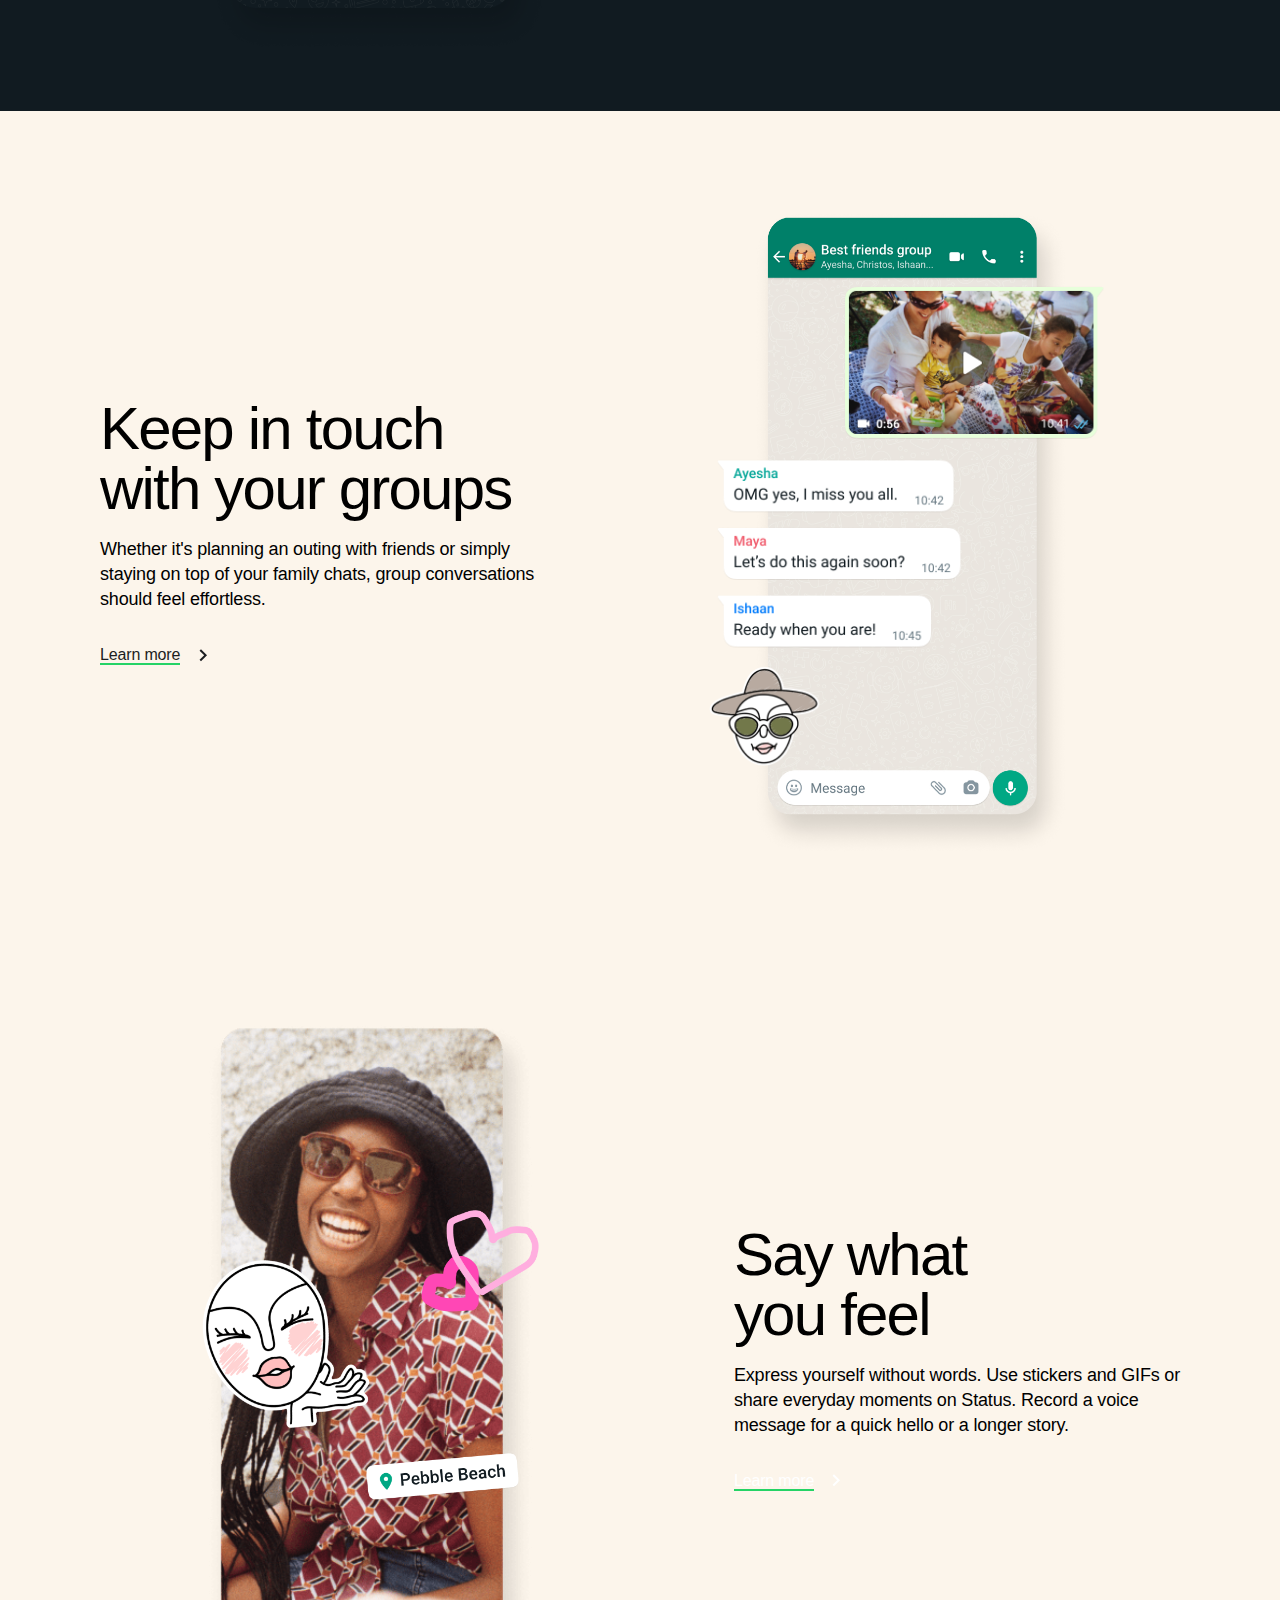
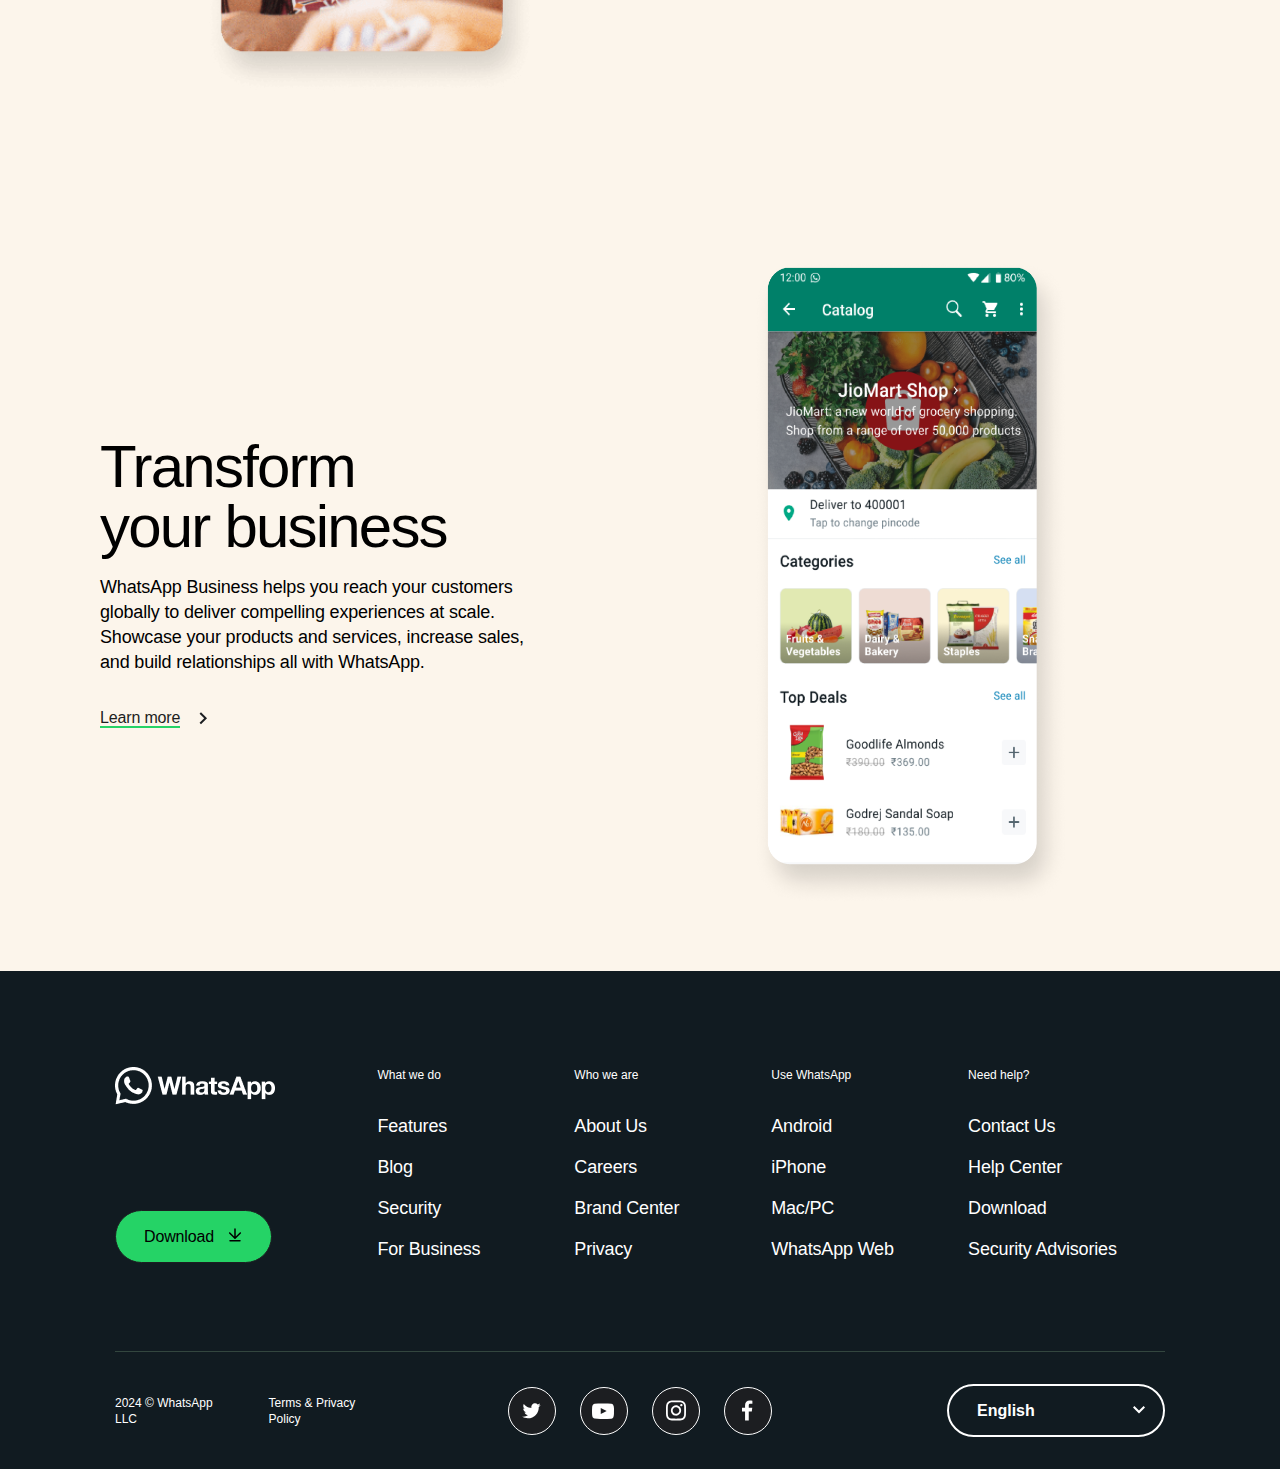
<file: 8. Whatsapp-website/index.html>
<!DOCTYPE html>
<html lang="en">
  <head>
    <meta charset="UTF-8" />
    <meta name="viewport" content="width=device-width, initial-scale=1.0" />
    <title>
      WhatsApp | Secure and Reliable Free Private Messaging and Calling
    </title>
    <link rel="stylesheet" href="style.css" />
    <link
      rel="stylesheet"
      href="https://cdn.jsdelivr.net/npm/bootstrap-icons@1.3.0/font/bootstrap-icons.css"
    />
  </head>
  <body>
    <div id="app">
      <!-- HEADER -->
      <nav>
        <div class="menu-btn">
          <svg
            width="25"
            height="33"
            viewBox="0 0 25 33"
            fill="none"
            class="_wauiIcon__hamburgerMenuRebrand"
          >
            <line
              x1="1.04297"
              y1="12.75"
              x2="23.543"
              y2="12.75"
              stroke="currentColor"
              stroke-width="1.5"
              stroke-linecap="round"
            ></line>
            <line
              x1="1.04297"
              y1="16.75"
              x2="23.543"
              y2="16.75"
              stroke="currentColor"
              stroke-width="1.5"
              stroke-linecap="round"
            ></line>
            <line
              x1="1.04297"
              y1="20.75"
              x2="23.543"
              y2="20.75"
              stroke="currentColor"
              stroke-width="1.5"
              stroke-linecap="round"
            ></line>
          </svg>
        </div>

        <div class="logo">
          <img src="./assets/logo-green.png" alt="logo" />
        </div>

        <ul>
          <li>
            Features
            <span class="feature-arrow">
              <svg
                width="8"
                height="13"
                fill="none"
                class="_9vd8 _agnt _afol _afok"
              >
                <path
                  d="M7.41 1.91L2.83 6.5l4.58 4.59L6 12.5l-6-6 6-6 1.41 1.41z"
                  fill="currentColor"
                ></path>
              </svg>
            </span>
          </li>
          <li>Privacy</li>
          <li>Help Center</li>
          <li>Blog</li>
          <li>For Business</li>
          <li>WhatsApp Web</li>
          <li>Download</li>
        </ul>

        <button class="download-btn download-btn-nav">
          <span class="download-txt download-txt-nav">Download</span>
          <span class="download-svg download-svg-nav"
            ><svg
              width="16"
              height="16"
              viewBox="0 0 16 16"
              fill="none"
              class="_wauiIcon__download-alternative _agnt _9u4c"
            >
              <path
                fill-rule="evenodd"
                clip-rule="evenodd"
                d="M13.75 13.75C13.75 14.1642 13.4142 14.5 13 14.5L3 14.5C2.58579 14.5 2.25 14.1642 2.25 13.75C2.25 13.3358 2.58579 13 3 13L13 13C13.4142 13 13.75 13.3358 13.75 13.75Z"
                fill="currentColor"
              ></path>
              <path
                fill-rule="evenodd"
                clip-rule="evenodd"
                d="M8.7487 2C8.7487 1.58579 8.41291 1.25 7.9987 1.25C7.58448 1.25 7.2487 1.58579 7.2487 2L7.2487 9.53955L3.19233 5.51449C2.89831 5.22274 2.42344 5.22458 2.13168 5.5186C1.83993 5.81263 1.84177 6.2875 2.13579 6.57925L7.46912 11.8714C7.76154 12.1616 8.23325 12.1616 8.52567 11.8714L13.859 6.57926C14.153 6.2875 14.1549 5.81263 13.8631 5.5186C13.5714 5.22458 13.0965 5.22274 12.8025 5.51449L8.7487 9.53697L8.7487 2Z"
                fill="currentColor"
              ></path></svg
          ></span>
        </button>
      </nav>

      <!-- HERO SECTION -->
      <section class="hero-section">
        <div class="hero-bg">
          <div class="hero-container">
            <div class="hero-content">
              <h1>
                Message <br />
                privately
              </h1>
              <p>
                Simple, reliable, private messaging and <br />calling for free*,
                available all over the <br />
                world.
              </p>
              <button class="download-btn">
                <span class="download-txt download-txt-hero">Download</span>
                <span class="download-svg"
                  ><svg
                    width="16"
                    height="16"
                    viewBox="0 0 16 16"
                    fill="none"
                    class="_wauiIcon__download-alternative _agnt _9u4c"
                  >
                    <path
                      fill-rule="evenodd"
                      clip-rule="evenodd"
                      d="M13.75 13.75C13.75 14.1642 13.4142 14.5 13 14.5L3 14.5C2.58579 14.5 2.25 14.1642 2.25 13.75C2.25 13.3358 2.58579 13 3 13L13 13C13.4142 13 13.75 13.3358 13.75 13.75Z"
                      fill="currentColor"
                    ></path>
                    <path
                      fill-rule="evenodd"
                      clip-rule="evenodd"
                      d="M8.7487 2C8.7487 1.58579 8.41291 1.25 7.9987 1.25C7.58448 1.25 7.2487 1.58579 7.2487 2L7.2487 9.53955L3.19233 5.51449C2.89831 5.22274 2.42344 5.22458 2.13168 5.5186C1.83993 5.81263 1.84177 6.2875 2.13579 6.57925L7.46912 11.8714C7.76154 12.1616 8.23325 12.1616 8.52567 11.8714L13.859 6.57926C14.153 6.2875 14.1549 5.81263 13.8631 5.5186C13.5714 5.22458 13.0965 5.22274 12.8025 5.51449L8.7487 9.53697L8.7487 2Z"
                      fill="currentColor"
                    ></path></svg
                ></span>
              </button>
            </div>
            <div class="hero-chat">
              <div>
                <img src="./assets/chat-1.png" alt="" />
              </div>
              <div>
                <img src="./assets/chat-2.png" alt="" />
              </div>
              <div>
                <img src="./assets/chat-3.png" alt="" />
              </div>
              <div>
                <img src="./assets/chat-4.png" alt="" />
              </div>
              <div>
                <img src="./assets/chat-5.png" alt="" />
              </div>
            </div>
          </div>
        </div>
        <p class="disclaimer">
          * Data charges may apply. Contact your provider for details.
        </p>
      </section>

      <!-- SUB SECTION -->
      <section class="sub-section">
        <div class="sub-img"><img src="./assets/sub-1.png" alt="" /></div>
        <div class="sub-content">
          <h2>
            With private messaging and calling, you can <br />
            be yourself, speak freely and feel close to the <br />
            most important people in your life no matter <br />
            where they are.
          </h2>
        </div>
        <div class="sub-img"><img src="./assets/sub-2.png" alt="" /></div>
      </section>

      <!-- FEATURE SECTION -->
      <section class="feature-section">
        <div class="feature-wrapper">
          <div class="feature-content">
            <h2>
              Never miss a <br />
              moment with <br />
              voice and video <br />
              calls
            </h2>
            <p>
              From a group call to classmates to a quick call with mom, <br />
              feel like you’re in the same room with voice and video <br />
              calls.
            </p>
            <div class="learn-more">
              <a href="#"
                ><span class="learn-more-txt">Learn more</span>
                <span class="learn-more-svg"
                  ><svg width="10" height="15" viewBox="0 0 10 18" fill="none">
                    <path
                      d="M0.879395 13.0463L6.41356 7.5L0.879395 1.95375L2.58314 0.25L9.83315 7.5L2.58314 14.75L0.879395 13.0463Z"
                      fill="currentColor"
                    ></path></svg></span
              ></a>
            </div>
          </div>
          <div class="feature-img">
            <img src="./assets/feature-1.png" alt="" />
          </div>
        </div>
      </section>

      <!-- FEATURE-2 -->
      <section class="feature-section feature-2-section">
        <div class="feature-wrapper">
          <div class="feature-2-img">
            <img src="./assets/feature-2.png" alt="" />
          </div>
          <div class="feature-content">
            <h2>
              Speak <br />
              <span class="green-txt">freely</span>
            </h2>
            <p>
              With end-to-end encryption, your personal messages and <br />
              calls are secured. Only you and the person you're talking <br />
              to can read or listen to them, and nobody in between, not <br />
              even WhatsApp.
            </p>
            <div class="learn-more feature-2-txt">
              <a href="#"
                ><span class="learn-more-txt">Learn more</span>
                <span class="learn-more-svg"
                  ><svg width="10" height="15" viewBox="0 0 10 18" fill="none">
                    <path
                      d="M0.879395 13.0463L6.41356 7.5L0.879395 1.95375L2.58314 0.25L9.83315 7.5L2.58314 14.75L0.879395 13.0463Z"
                      fill="currentColor"
                    ></path></svg></span
              ></a>
            </div>
          </div>
        </div>
      </section>

      <!-- FEATURE-3 -->
      <section class="feature-section">
        <div class="feature-wrapper">
          <div class="feature-content">
            <h2>
              Keep in touch <br />
              with your groups
            </h2>
            <p>
              Whether it's planning an outing with friends or simply <br />
              staying on top of your family chats, group conversations <br />
              should feel effortless.
            </p>
            <div class="learn-more">
              <a href="#"
                ><span class="learn-more-txt">Learn more</span>
                <span class="learn-more-svg"
                  ><svg width="10" height="15" viewBox="0 0 10 18" fill="none">
                    <path
                      d="M0.879395 13.0463L6.41356 7.5L0.879395 1.95375L2.58314 0.25L9.83315 7.5L2.58314 14.75L0.879395 13.0463Z"
                      fill="currentColor"
                    ></path></svg></span
              ></a>
            </div>
          </div>
          <div class="feature-img">
            <img src="./assets/feature-3.png" alt="" />
            <img
              class="feature-sub-img"
              src="./assets/feature-3-sub.png"
              alt=""
            />
          </div>
        </div>
      </section>

      <!-- FEATURE-4 -->
      <section class="feature-section feature-4-section">
        <div class="feature-wrapper feature-4-wrapper">
          <div class="feature-4-img">
            <img src="./assets/feature-4.png" alt="" />
            <img
              class="feature-4-sub-img"
              src="./assets/feature-4-sub.png"
              alt=""
            />
          </div>
          <div class="feature-content">
            <h2>
              Say what <br />
              you feel
            </h2>
            <p>
              Express yourself without words. Use stickers and GIFs or <br />
              share everyday moments on Status. Record a voice <br />
              message for a quick hello or a longer story.
            </p>
            <div class="learn-more feature-2-txt">
              <a href="#"
                ><span class="learn-more-txt">Learn more</span>
                <span class="learn-more-svg"
                  ><svg width="10" height="15" viewBox="0 0 10 18" fill="none">
                    <path
                      d="M0.879395 13.0463L6.41356 7.5L0.879395 1.95375L2.58314 0.25L9.83315 7.5L2.58314 14.75L0.879395 13.0463Z"
                      fill="currentColor"
                    ></path></svg></span
              ></a>
            </div>
          </div>
        </div>
      </section>

      <!-- FEATURE-5 -->
      <section class="feature-section">
        <div class="feature-wrapper">
          <div class="feature-content">
            <h2>
              Transform <br />
              your business
            </h2>
            <p>
              WhatsApp Business helps you reach your customers <br />
              globally to deliver compelling experiences at scale. <br />
              Showcase your products and services, increase sales, <br />
              and build relationships all with WhatsApp.
            </p>
            <div class="learn-more">
              <a href="#"
                ><span class="learn-more-txt">Learn more</span>
                <span class="learn-more-svg"
                  ><svg width="10" height="15" viewBox="0 0 10 18" fill="none">
                    <path
                      d="M0.879395 13.0463L6.41356 7.5L0.879395 1.95375L2.58314 0.25L9.83315 7.5L2.58314 14.75L0.879395 13.0463Z"
                      fill="currentColor"
                    ></path></svg></span
              ></a>
            </div>
          </div>
          <div class="feature-img">
            <img src="./assets/feature-5.png" alt="" />
          </div>
        </div>
      </section>

      <footer>
        <div class="footer-container">
          <div class="upper-footer">
            <div class="wa-download">
              <div class="logo-white">
                <img src="./assets/logo-white.png" alt="" />
              </div>
              <button class="download-btn">
                <span class="download-txt">Download</span>
                <span class="download-svg"
                  ><svg
                    width="16"
                    height="16"
                    viewBox="0 0 16 16"
                    fill="none"
                    class="_wauiIcon__download-alternative _agnt _9u4c"
                  >
                    <path
                      fill-rule="evenodd"
                      clip-rule="evenodd"
                      d="M13.75 13.75C13.75 14.1642 13.4142 14.5 13 14.5L3 14.5C2.58579 14.5 2.25 14.1642 2.25 13.75C2.25 13.3358 2.58579 13 3 13L13 13C13.4142 13 13.75 13.3358 13.75 13.75Z"
                      fill="currentColor"
                    ></path>
                    <path
                      fill-rule="evenodd"
                      clip-rule="evenodd"
                      d="M8.7487 2C8.7487 1.58579 8.41291 1.25 7.9987 1.25C7.58448 1.25 7.2487 1.58579 7.2487 2L7.2487 9.53955L3.19233 5.51449C2.89831 5.22274 2.42344 5.22458 2.13168 5.5186C1.83993 5.81263 1.84177 6.2875 2.13579 6.57925L7.46912 11.8714C7.76154 12.1616 8.23325 12.1616 8.52567 11.8714L13.859 6.57926C14.153 6.2875 14.1549 5.81263 13.8631 5.5186C13.5714 5.22458 13.0965 5.22274 12.8025 5.51449L8.7487 9.53697L8.7487 2Z"
                      fill="currentColor"
                    ></path></svg
                ></span>
              </button>
            </div>
            <div class="links">
              <p>What we do</p>
              <a href="#">Features</a><a href="#">Blog</a
              ><a href="#">Security</a><a href="#">For Business</a>
            </div>
            <div class="links">
              <p>Who we are</p>
              <a href="#">About Us</a><a href="#">Careers</a
              ><a href="#">Brand Center</a><a href="#">Privacy</a>
            </div>
            <div class="links">
              <p>Use WhatsApp</p>
              <a href="#">Android</a><a href="#">iPhone</a><a href="#">Mac/PC</a
              ><a href="#">WhatsApp Web</a>
            </div>
            <div class="links">
              <p>Need help?</p>
              <a href="#">Contact Us</a><a href="#">Help Center</a
              ><a href="#">Download</a><a href="#">Security Advisories</a>
            </div>
          </div>
          <hr class="footer-divider" />
          <div class="lower-footer">
            <span class="copyright">
              <p>
                2024 © WhatsApp <br />
                LLC
              </p>
              <p>
                Terms & Privacy <br />
                Policy
              </p>
            </span>
            <span class="social-links">
              <span class="icon-box"
                ><svg viewBox="0 0 19 16" width="19" height="16" fill="#fff">
                  <path
                    d="M18.3087 2.19814C17.7317 2.43004 17.1358 2.5943 16.521 2.67161C16.5116 2.66194 16.5021 2.66194 16.4926 2.65228C17.2588 2.15948 17.7885 1.47344 18.0817 0.584469C18.0533 0.603794 18.0439 0.603795 18.0249 0.613457C17.325 1.02895 16.5778 1.31883 15.7832 1.49276C15.7359 1.50242 15.7076 1.49276 15.6792 1.45411C14.8279 0.594132 13.7969 0.207624 12.6051 0.333239C11.8106 0.420203 11.1201 0.729409 10.5336 1.28984C9.51207 2.26578 9.13373 3.47361 9.38912 4.88436C9.39858 4.94234 9.39857 4.96166 9.33236 4.96166C8.8878 4.93267 8.43377 4.88436 7.99866 4.7974C7.07171 4.62347 6.1826 4.32393 5.34077 3.89877C4.05438 3.26103 2.9477 2.39139 2.00182 1.28984C1.92615 1.20288 1.85049 1.11592 1.77482 1.01929C1.49106 1.46377 1.23567 2.22712 1.2735 3.03879C1.33025 4.32392 1.88832 5.31918 2.9004 6.06321C2.3045 6.04388 1.75588 5.87962 1.23565 5.58974C1.23565 6.49803 1.50052 7.30969 2.05858 8.00541C2.61665 8.71078 3.32605 9.1456 4.20572 9.34852C4.17734 9.35818 4.15843 9.36784 4.13951 9.36784C3.6382 9.49346 3.12741 9.51278 2.61664 9.42582C2.54097 9.41615 2.54097 9.41616 2.56935 9.49346C2.68285 9.83165 2.83418 10.1409 3.03282 10.4307C3.62872 11.2811 4.42326 11.8028 5.42589 11.9864C5.6056 12.0251 5.79479 12.0347 6.00288 12.0444C4.37597 13.3102 2.5599 13.8223 0.545181 13.6194C0.55464 13.6291 0.56409 13.6387 0.583007 13.6484C1.32079 14.1219 2.10587 14.4987 2.92878 14.7789C3.84628 15.0881 4.78271 15.2621 5.7475 15.3007C6.24881 15.3201 6.75959 15.3104 7.2609 15.2621C7.81897 15.2138 8.36757 15.1171 8.91618 14.9819C10.7985 14.4987 12.4065 13.5421 13.7496 12.112C14.8468 10.9332 15.6413 9.57076 16.1616 8.03439C16.4453 7.2034 16.6251 6.34342 16.7007 5.46412C16.7386 5.01964 16.748 4.57515 16.7291 4.13067C16.7291 4.0727 16.748 4.04371 16.7859 4.00506C17.4574 3.49293 18.0344 2.89385 18.5074 2.18847C18.5168 2.16915 18.5452 2.14982 18.5452 2.11117C18.4601 2.14016 18.3844 2.16915 18.3087 2.19814Z"
                  ></path></svg
              ></span>
              <span class="icon-box"
                ><svg
                  width="23"
                  height="16"
                  viewBox="0 0 23 16"
                  fill="#fff"
                  xmlns="http://www.w3.org/2000/svg"
                >
                  <path
                    d="M22.0088 5.95168C22.0583 4.52034 21.7452 3.0997 21.0988 1.82168C20.6602 1.29728 20.0515 0.943393 19.3788 0.821683C16.5963 0.569209 13.8023 0.465727 11.0088 0.511683C8.22546 0.463642 5.44152 0.563783 2.66882 0.811683C2.12064 0.9114 1.61333 1.16853 1.20882 1.55168C0.308816 2.38168 0.208816 3.80168 0.108816 5.00168C-0.036272 7.15925 -0.036272 9.32412 0.108816 11.4817C0.137746 12.1571 0.23831 12.8275 0.408816 13.4817C0.529391 13.9867 0.773339 14.454 1.11882 14.8417C1.52608 15.2451 2.0452 15.5169 2.60882 15.6217C4.76473 15.8878 6.93703 15.9981 9.10882 15.9517C12.6088 16.0017 15.6788 15.9517 19.3088 15.6717C19.8863 15.5733 20.42 15.3012 20.8388 14.8917C21.1188 14.6116 21.3279 14.2688 21.4488 13.8917C21.8064 12.7943 21.9821 11.6458 21.9688 10.4917C22.0088 9.93168 22.0088 6.55168 22.0088 5.95168ZM8.74882 11.0917V4.90168L14.6688 8.01168C13.0088 8.93168 10.8188 9.97168 8.74882 11.0917Z"
                  ></path></svg
              ></span>
              <span class="icon-box"
                ><svg
                  width="20"
                  height="21"
                  viewBox="0 0 20 21"
                  fill="#fff"
                  xmlns="http://www.w3.org/2000/svg"
                >
                  <path
                    d="M15.34 3.96C15.1027 3.96 14.8707 4.03038 14.6733 4.16224C14.476 4.29409 14.3222 4.48151 14.2313 4.70078C14.1405 4.92005 14.1168 5.16133 14.1631 5.39411C14.2094 5.62689 14.3236 5.84071 14.4915 6.00853C14.6593 6.17635 14.8731 6.29064 15.1059 6.33694C15.3387 6.38324 15.5799 6.35948 15.7992 6.26866C16.0185 6.17783 16.2059 6.02402 16.3378 5.82668C16.4696 5.62935 16.54 5.39734 16.54 5.16C16.54 4.84174 16.4136 4.53652 16.1885 4.31147C15.9635 4.08643 15.6583 3.96 15.34 3.96ZM19.94 6.38C19.9206 5.5503 19.7652 4.7294 19.48 3.95C19.2257 3.28313 18.83 2.67928 18.32 2.18C17.8248 1.66743 17.2196 1.27418 16.55 1.03C15.7727 0.736161 14.9508 0.57721 14.12 0.56C13.06 0.5 12.72 0.5 10 0.5C7.28 0.5 6.94 0.5 5.88 0.56C5.04915 0.57721 4.22734 0.736161 3.45 1.03C2.78168 1.27665 2.17693 1.66956 1.68 2.18C1.16743 2.67518 0.774176 3.28044 0.53 3.95C0.236161 4.72734 0.07721 5.54915 0.0599999 6.38C-5.58794e-08 7.44 0 7.78 0 10.5C0 13.22 -5.58794e-08 13.56 0.0599999 14.62C0.07721 15.4508 0.236161 16.2727 0.53 17.05C0.774176 17.7196 1.16743 18.3248 1.68 18.82C2.17693 19.3304 2.78168 19.7234 3.45 19.97C4.22734 20.2638 5.04915 20.4228 5.88 20.44C6.94 20.5 7.28 20.5 10 20.5C12.72 20.5 13.06 20.5 14.12 20.44C14.9508 20.4228 15.7727 20.2638 16.55 19.97C17.2196 19.7258 17.8248 19.3326 18.32 18.82C18.8322 18.3226 19.2283 17.7182 19.48 17.05C19.7652 16.2706 19.9206 15.4497 19.94 14.62C19.94 13.56 20 13.22 20 10.5C20 7.78 20 7.44 19.94 6.38ZM18.14 14.5C18.1327 15.1348 18.0178 15.7637 17.8 16.36C17.6403 16.7952 17.3839 17.1884 17.05 17.51C16.7256 17.8405 16.3332 18.0964 15.9 18.26C15.3037 18.4778 14.6748 18.5927 14.04 18.6C13.04 18.65 12.67 18.66 10.04 18.66C7.41 18.66 7.04 18.66 6.04 18.6C5.38089 18.6123 4.72459 18.5109 4.1 18.3C3.68578 18.1281 3.31136 17.8728 3 17.55C2.66809 17.2287 2.41484 16.8352 2.26 16.4C2.01586 15.7952 1.88044 15.1519 1.86 14.5C1.86 13.5 1.8 13.13 1.8 10.5C1.8 7.87 1.8 7.5 1.86 6.5C1.86448 5.85106 1.98295 5.20795 2.21 4.6C2.38605 4.17791 2.65627 3.80166 3 3.5C3.30381 3.15617 3.67929 2.8831 4.1 2.7C4.70955 2.48004 5.352 2.36508 6 2.36C7 2.36 7.37 2.3 10 2.3C12.63 2.3 13 2.3 14 2.36C14.6348 2.36728 15.2637 2.48225 15.86 2.7C16.3144 2.86865 16.7223 3.14285 17.05 3.5C17.3777 3.80718 17.6338 4.18273 17.8 4.6C18.0223 5.20893 18.1373 5.85178 18.14 6.5C18.19 7.5 18.2 7.87 18.2 10.5C18.2 13.13 18.19 13.5 18.14 14.5ZM10 5.37C8.98581 5.37198 7.99496 5.67453 7.15265 6.23942C6.31035 6.80431 5.65438 7.6062 5.26763 8.54375C4.88089 9.48131 4.78072 10.5125 4.97979 11.5069C5.17886 12.5014 5.66824 13.4145 6.38608 14.131C7.10392 14.8474 8.01801 15.335 9.01286 15.5321C10.0077 15.7293 11.0387 15.6271 11.9755 15.2385C12.9123 14.85 13.7129 14.1924 14.2761 13.349C14.8394 12.5056 15.14 11.5142 15.14 10.5C15.1413 9.8251 15.0092 9.15661 14.7512 8.53296C14.4933 7.90931 14.1146 7.34281 13.6369 6.86605C13.1592 6.38929 12.5919 6.01168 11.9678 5.75493C11.3436 5.49818 10.6749 5.36736 10 5.37ZM10 13.83C9.34139 13.83 8.69757 13.6347 8.14995 13.2688C7.60234 12.9029 7.17552 12.3828 6.92348 11.7743C6.67144 11.1659 6.6055 10.4963 6.73398 9.85035C6.86247 9.20439 7.17963 8.61104 7.64533 8.14533C8.11104 7.67963 8.70439 7.36247 9.35035 7.23398C9.99631 7.1055 10.6659 7.17144 11.2743 7.42348C11.8828 7.67552 12.4029 8.10234 12.7688 8.64995C13.1347 9.19757 13.33 9.84139 13.33 10.5C13.33 10.9373 13.2439 11.3703 13.0765 11.7743C12.9092 12.1784 12.6639 12.5454 12.3547 12.8547C12.0454 13.1639 11.6784 13.4092 11.2743 13.5765C10.8703 13.7439 10.4373 13.83 10 13.83Z"
                  ></path></svg
              ></span>
              <span class="icon-box"
                ><svg
                  width="11"
                  height="21"
                  viewBox="0 0 11 21"
                  fill="#fff"
                  xmlns="http://www.w3.org/2000/svg"
                  class="_wauiIcon__facebook-alt _adid _afbl"
                >
                  <path
                    d="M8.51 3.82003H10.39V0.64003C9.47975 0.545377 8.56516 0.498646 7.65 0.50003C4.93 0.50003 3.07 2.16003 3.07 5.20003V7.82003H0V11.38H3.07V20.5H6.75V11.38H9.81L10.27 7.82003H6.75V5.55003C6.75 4.50003 7.03 3.82003 8.51 3.82003Z"
                  ></path></svg
              ></span>
            </span>
            <span class="select-lang">
              <select class="lang-btn">
                <option value="en">English</option>
                <option value="hi">Hindi</option>
              </select>
              <svg width="12" height="8" viewBox="0 0 12 8" fill="#fff">
                <path
                  d="M1.41 -4.62904e-07L6 4.58L10.59 -6.16331e-08L12 1.41L6 7.41L-6.16331e-08 1.41L1.41 -4.62904e-07Z"
                ></path>
              </svg>
            </span>
          </div>
        </div>
      </footer>
    </div>
  </body>
</html>
</file>
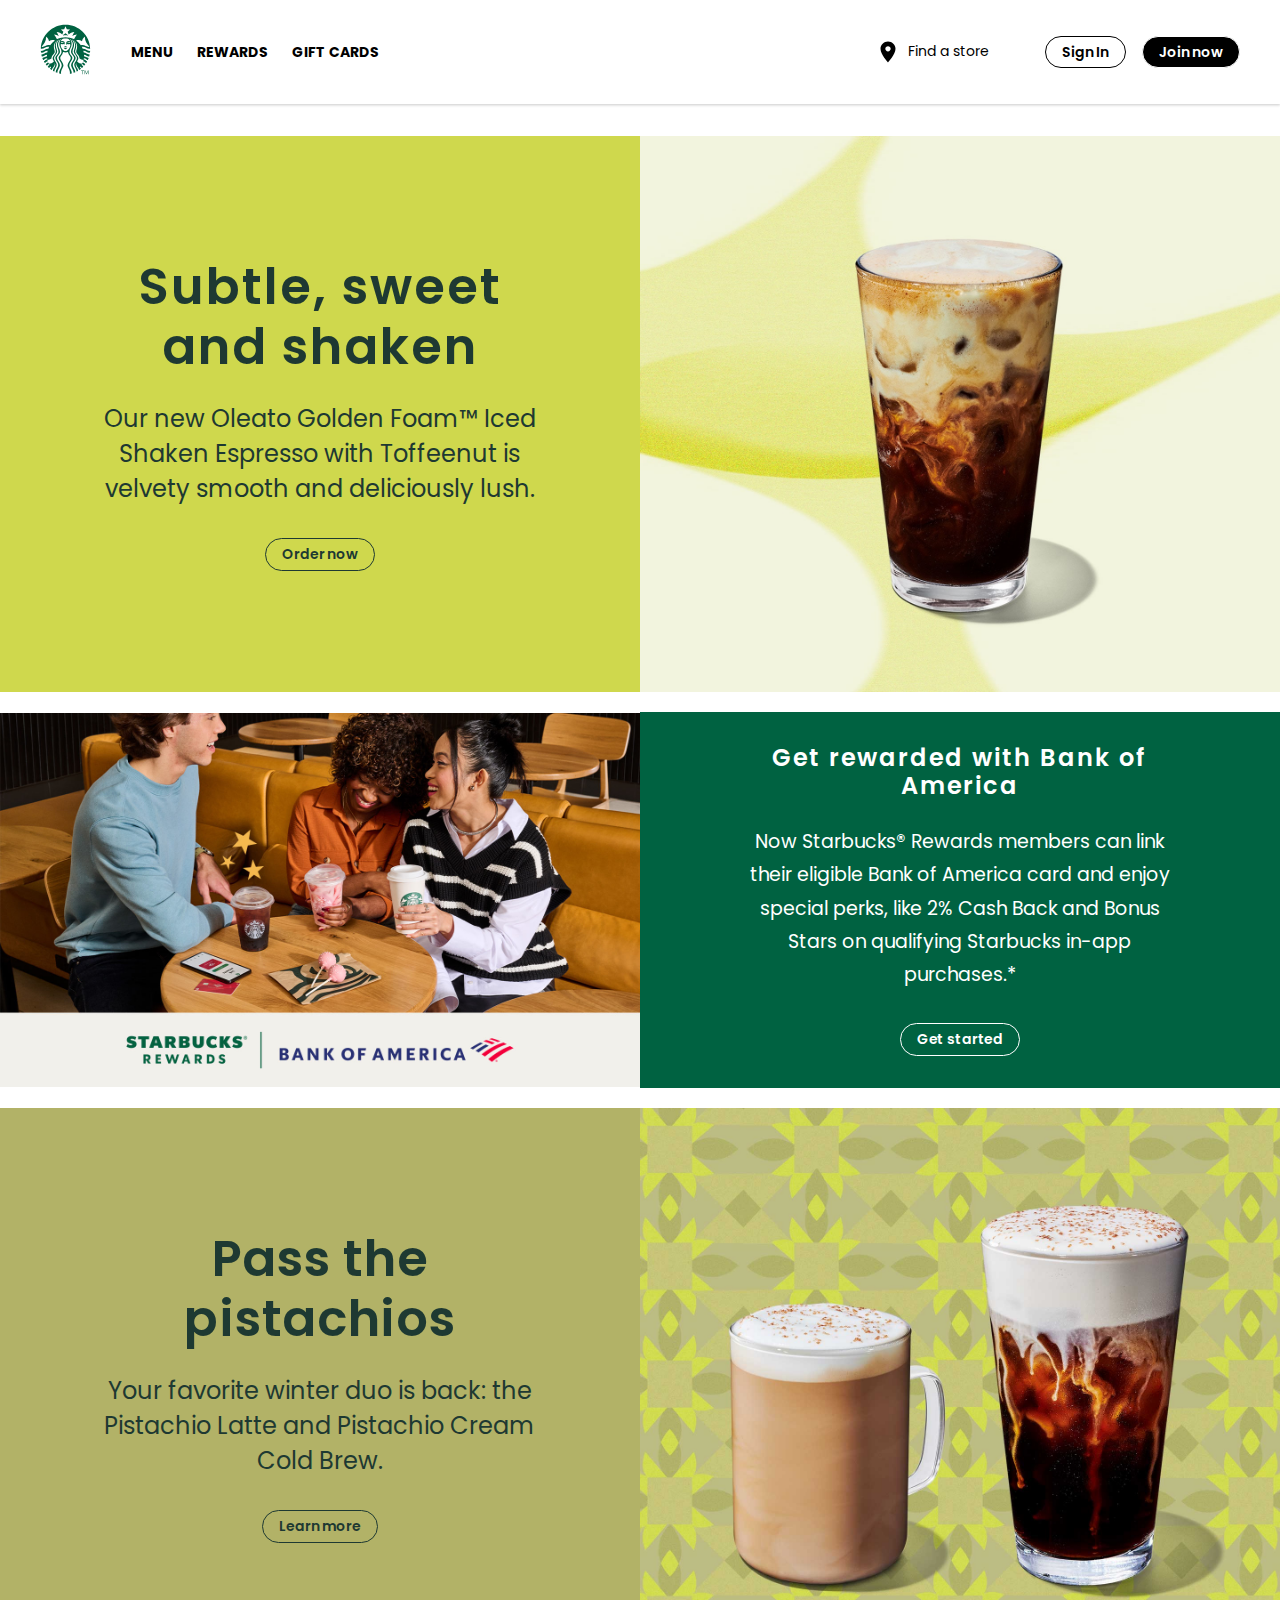
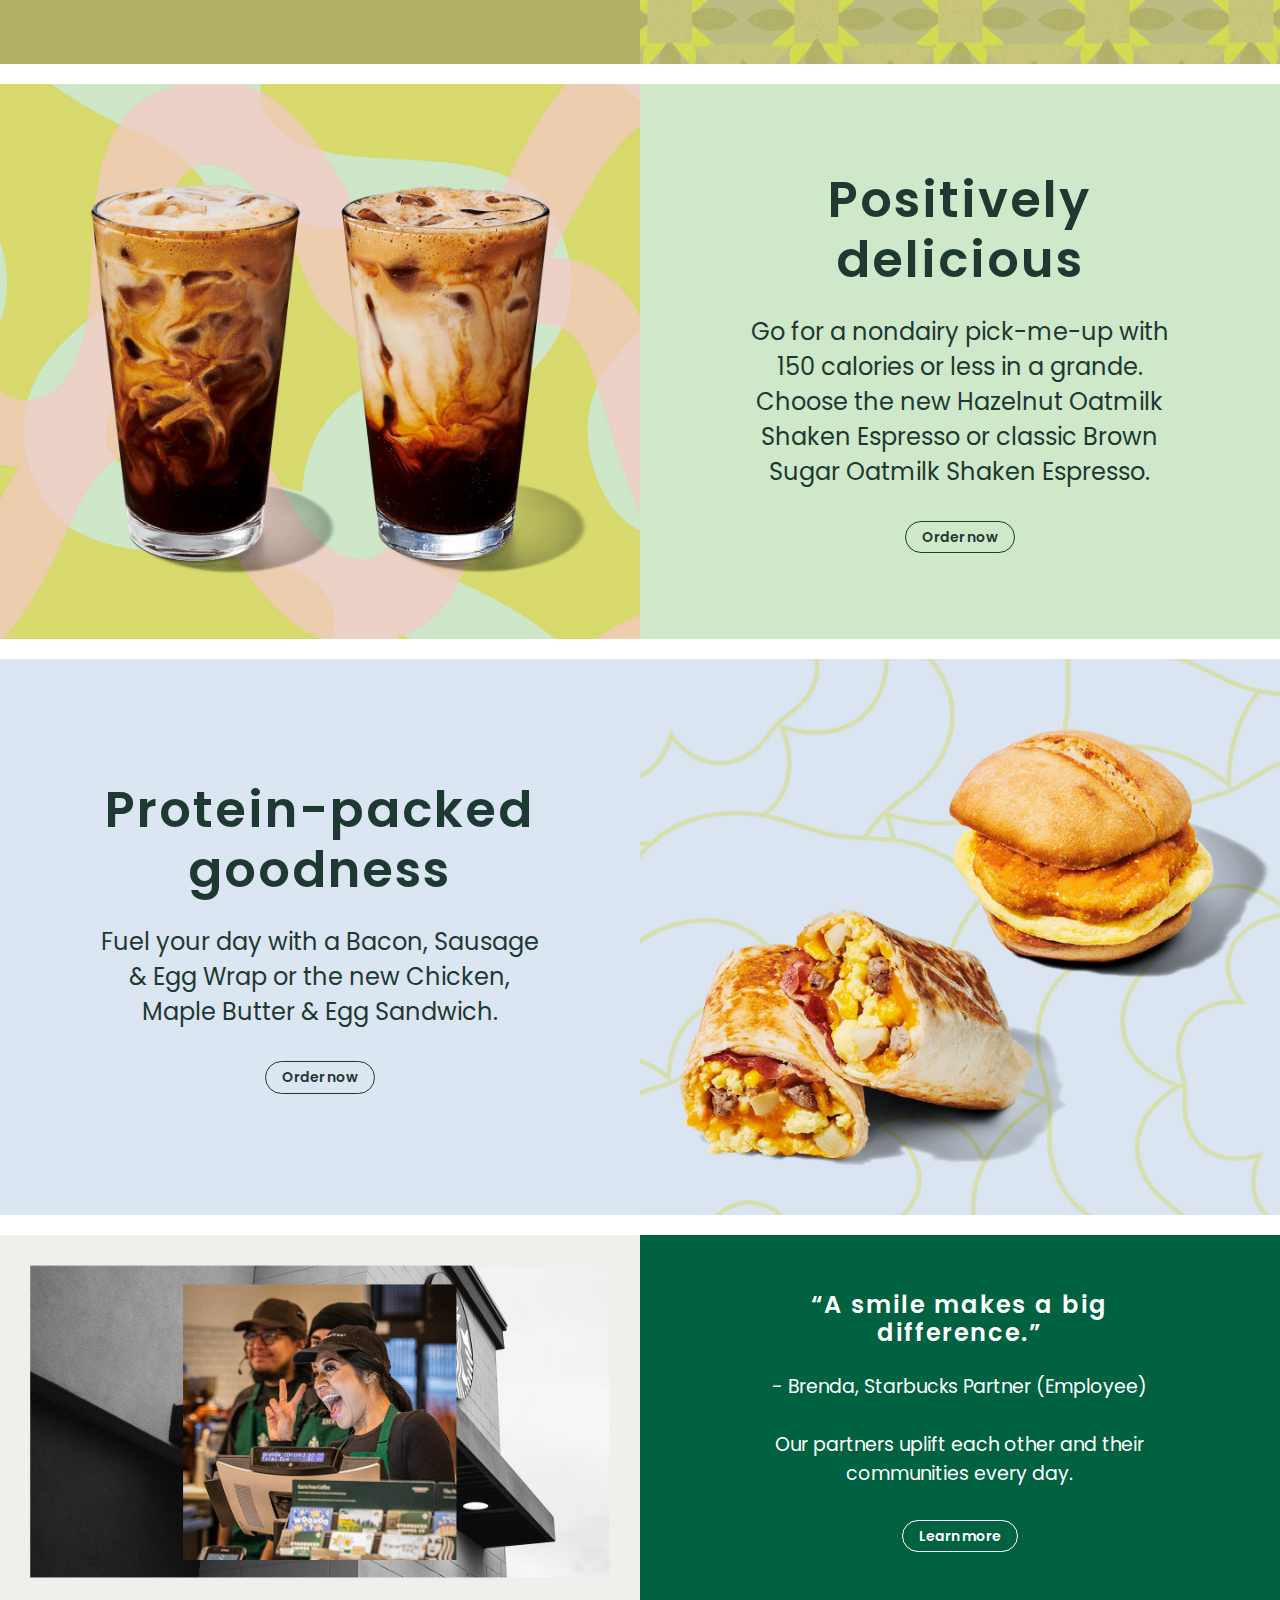
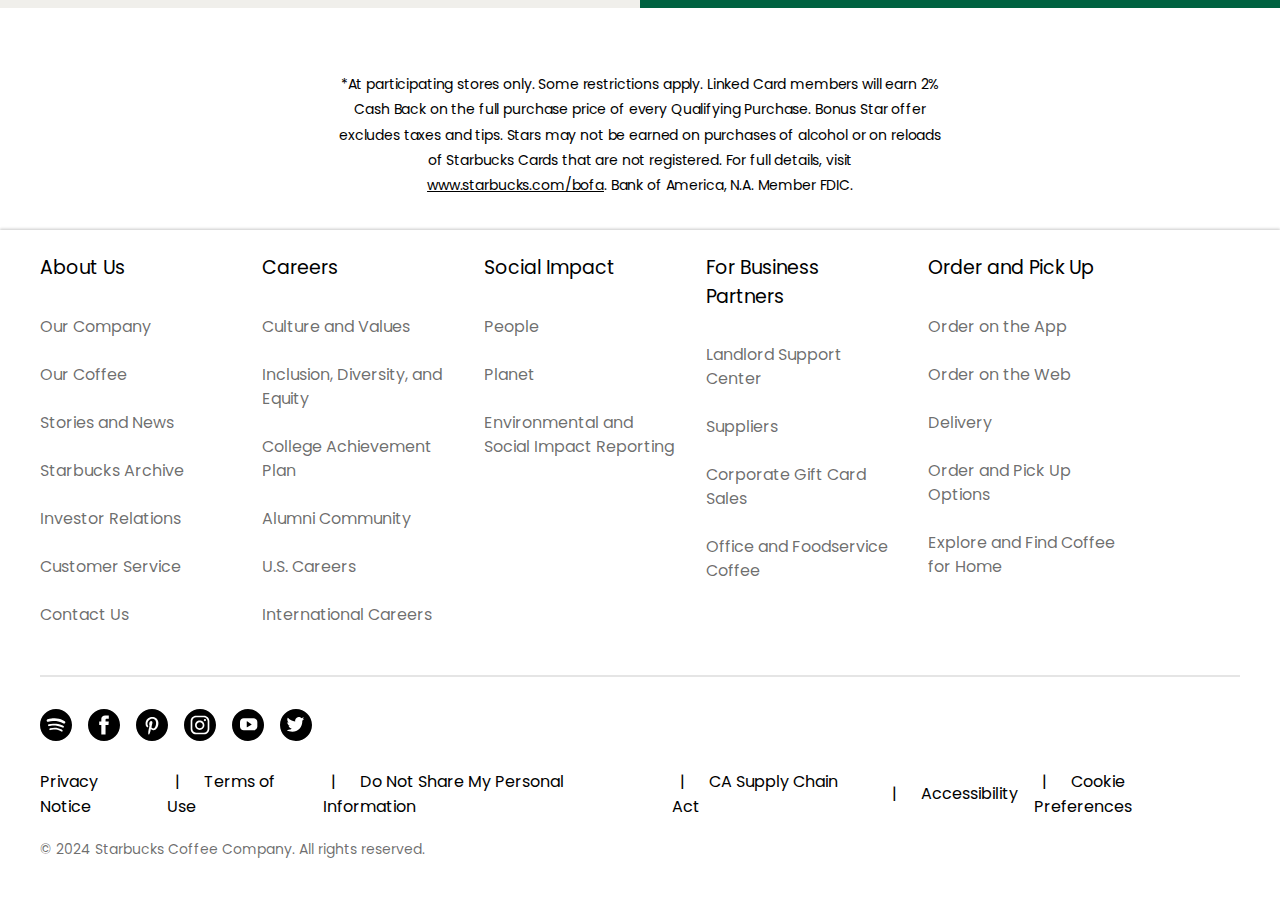
<file: 9. Starbucks website clone/index.html>
<!DOCTYPE html>
<html lang="en">
  <head>
    <meta charset="UTF-8" />
    <meta name="viewport" content="width=device-width, initial-scale=1.0" />
    <title>Starbucks</title>
    <link rel="stylesheet" href="style-grid.css" />
    <!-- <link rel="stylesheet" href="style.css" /> -->
  </head>
  <body>
    <header>
      <nav>
        <div class="left-nav">
          <div class="logo-container">
            <img src="./assets/logo.svg" alt="starbucks-logo" />
          </div>
          <ul>
            <li>MENU</li>
            <li>REWARDS</li>
            <li>GIFT CARDS</li>
          </ul>
        </div>
        <div class="right-nav">
          <div class="find-store">
            <p>
              <img
                src="./assets/location-pointer.svg"
                alt="pointer"
                class="pointer"
              />
              <span>Find a store</span>
            </p>
          </div>
          <button class="btn signin-btn">Sign In</button>
          <button class="btn join-now-btn">Join now</button>
        </div>
        <div class="menu-btn">
          <button>
            <svg
              aria-hidden="true"
              class="valign-middle absoluteCenter"
              focusable="false"
              preserveAspectRatio="xMidYMid meet"
              viewBox="0 0 24 24"
            >
              <path
                class="sb-hamburgerButton-middleLine-CLOSED sb-hamburgerButton-animation"
                d="M21,12.9H3c-0.5,0-0.9-0.4-0.9-0.9s0.4-0.9,0.9-0.9h18c0.5,0,0.9,0.4,0.9,0.9S21.5,12.9,21,12.9z"
              ></path>
              <path
                class="sb-hamburgerButton-topLine-CLOSED sb-hamburgerButton-animation sb-hamburgerButton-animation-outer-lines"
                d="M21,6.9H3C2.5,6.9,2.1,6.5,2.1,6S2.5,5.1,3,5.1h18c0.5,0,0.9,0.4,0.9,0.9S21.5,6.9,21,6.9z"
              ></path>
              <path
                class="sb-hamburgerButton-bottomLine-CLOSED sb-hamburgerButton-animation sb-hamburgerButton-animation-outer-lines"
                d="M21,18.9H3c-0.5,0-0.9-0.4-0.9-0.9s0.4-0.9,0.9-0.9h18c0.5,0,0.9,0.4,0.9,0.9S21.5,18.9,21,18.9z"
              ></path>
              <circle
                class="sb-icon-hover"
                cx="50%"
                cy="50%"
                fill="transparent"
                r="75%"
              ></circle>
            </svg>
          </button>
        </div>
      </nav>
    </header>

    <!-- USING FLEXBOX -->

    <!-- HIGHLIGHTs -->
    <!-- <section class="highlight-section">
      <div class="text-box">
        <div class="text-content">
          <h2>Subtle, sweet and shaken</h2>
          <p>
            Our new Oleato Golden Foam™ Iced Shaken Espresso with Toffeenut is
            velvety smooth and deliciously lush.
          </p>
          <button class="btn">Order now</button>
        </div>
      </div>
      <div class="img-box">
        <img src="./assets/highlight-1.jpg" alt="" />
      </div>
    </section> -->
    <!-- 2 -->
    <!-- <section class="highlight-section highlight-2">
      <div class="text-box">
        <div class="text-content">
          <h2>Get rewarded with Bank of America</h2>
          <p>
            Now Starbucks® Rewards members can link their eligible Bank of
            America card and enjoy special perks, like 2% Cash Back and Bonus
            Stars on qualifying Starbucks in-app purchases.*
          </p>
          <button class="btn">Get started</button>
        </div>
      </div>
      <div class="img-box">
        <img src="./assets/highlight-2.jpg" alt="" />
      </div>
    </section> -->
    <!-- 3 -->
    <!-- <section class="highlight-section highlight-3">
      <div class="text-box">
        <div class="text-content">
          <h2>Pass the pistachios</h2>
          <p>
            Your favorite winter duo is back: the Pistachio Latte and Pistachio
            Cream Cold Brew.
          </p>
          <button class="btn">Learn more</button>
        </div>
      </div>
      <div class="img-box">
        <img src="./assets/highlight-3.jpg" alt="" />
      </div>
    </section> -->
    <!-- 4 -->
    <!-- <section class="highlight-section highlight-4">
      <div class="text-box">
        <div class="text-content">
          <h2>Positively delicious</h2>
          <p>
            Go for a nondairy pick-me-up with 150 calories or less in a grande.
            Choose the new Hazelnut Oatmilk Shaken Espresso or classic Brown
            Sugar Oatmilk Shaken Espresso.
          </p>
          <button class="btn">Order now</button>
        </div>
      </div>
      <div class="img-box">
        <img src="./assets/highlight-4.jpg" alt="" />
      </div>
    </section> -->
    <!-- 5 -->
    <!-- <section class="highlight-section highlight-5">
      <div class="text-box">
        <div class="text-content">
          <h2>Protein-packed goodness</h2>
          <p>
            Fuel your day with a Bacon, Sausage & Egg Wrap or the new Chicken,
            Maple Butter & Egg Sandwich.
          </p>
          <button class="btn">Order now</button>
        </div>
      </div>
      <div class="img-box">
        <img src="./assets/highlight-5.jpg" alt="" />
      </div>
    </section> -->
    <!-- 6 -->
    <!-- <section class="highlight-section highlight-6">
      <div class="text-box">
        <div class="text-content">
          <h2>“A smile makes a big difference.”</h2>
          <p class="review-brenda">- Brenda, Starbucks Partner (Employee)</p>
          <p class="h-6-para">
            Our partners uplift each other and their communities every day.
          </p>
          <button class="btn">Learn more</button>
        </div>
      </div>
      <div class="img-box">
        <img src="./assets/highlight-6.jpg" alt="" />
      </div>
    </section> -->

    <!-- USING GRID -->
    <div class="grid-container">
      <div class="grid-item g-text-box highlight-1">
        <div class="text-content">
          <h2>Subtle, sweet and shaken</h2>
          <p>
            Our new Oleato Golden Foam™ Iced Shaken Espresso with Toffeenut is
            velvety smooth and deliciously lush.
          </p>
          <button class="btn">Order now</button>
        </div>
      </div>
      <div class="grid-item g-img-box img-1">
        <img src="./assets/highlight-1.jpg" alt="" />
      </div>
      <div class="grid-item g-img-box img-2">
        <img src="./assets/highlight-2.jpg" alt="" />
      </div>
      <div class="grid-item g-text-box highlight-2">
        <div class="text-content">
          <h2>Get rewarded with Bank of America</h2>
          <p>
            Now Starbucks® Rewards members can link their eligible Bank of
            America card and enjoy special perks, like 2% Cash Back and Bonus
            Stars on qualifying Starbucks in-app purchases.*
          </p>
          <button class="btn">Get started</button>
        </div>
      </div>
      <div class="grid-item g-text-box highlight-3">
        <div class="text-content">
          <h2>Pass the pistachios</h2>
          <p>
            Your favorite winter duo is back: the Pistachio Latte and Pistachio
            Cream Cold Brew.
          </p>
          <button class="btn">Learn more</button>
        </div>
      </div>
      <div class="grid-item g-img-box img-3">
        <img src="./assets/highlight-3.jpg" alt="" />
      </div>
      <div class="grid-item g-img-box img-4">
        <img src="./assets/highlight-4.jpg" alt="" />
      </div>
      <div class="grid-item g-text-box highlight-4">
        <div class="text-content">
          <h2>Positively delicious</h2>
          <p>
            Go for a nondairy pick-me-up with 150 calories or less in a grande.
            Choose the new Hazelnut Oatmilk Shaken Espresso or classic Brown
            Sugar Oatmilk Shaken Espresso.
          </p>
          <button class="btn">Order now</button>
        </div>
      </div>
      <div class="grid-item g-text-box highlight-5">
        <div class="text-content">
          <h2>Protein-packed goodness</h2>
          <p>
            Fuel your day with a Bacon, Sausage & Egg Wrap or the new Chicken,
            Maple Butter & Egg Sandwich.
          </p>
          <button class="btn">Order now</button>
        </div>
      </div>
      <div class="grid-item g-img-box img-5">
        <img src="./assets/highlight-5.jpg" alt="" />
      </div>
      <div class="grid-item g-img-box img-6">
        <img src="./assets/highlight-6.jpg" alt="" />
      </div>
      <div class="grid-item g-text-box highlight-6">
        <div class="text-content">
          <h2>“A smile makes a big difference.”</h2>
          <p class="review-brenda">- Brenda, Starbucks Partner (Employee)</p>
          <p class="h-6-para">
            Our partners uplift each other and their communities every day.
          </p>
          <button class="btn">Learn more</button>
        </div>
      </div>
    </div>

    <!-- DISCLAIMER -->
    <section class="disclaimer-section">
      <div class="content">
        <p>
          *At participating stores only. Some restrictions apply. Linked Card
          members will earn 2% Cash Back on the full purchase price of every
          Qualifying Purchase. Bonus Star offer excludes taxes and tips. Stars
          may not be earned on purchases of alcohol or on reloads of Starbucks
          Cards that are not registered. For full details, visit
          <a href="#">www.starbucks.com/bofa</a>. Bank of America, N.A. Member
          FDIC.
        </p>
      </div>
    </section>

    <!-- FOOTER -->
    <footer>
      <nav>
        <div class="links">
          <div class="about">
            <h3>About Us</h3>
            <ul>
              <li>Our Company</li>
              <li>Our Coffee</li>
              <li>Stories and News</li>
              <li>Starbucks Archive</li>
              <li>Investor Relations</li>
              <li>Customer Service</li>
              <li>Contact Us</li>
            </ul>
          </div>
          <div class="careers">
            <h3>Careers</h3>
            <ul>
              <li>Culture and Values</li>
              <li>Inclusion, Diversity, and Equity</li>
              <li>College Achievement Plan</li>
              <li>Alumni Community</li>
              <li>U.S. Careers</li>
              <li>International Careers</li>
            </ul>
          </div>
          <div class="impact">
            <h3>Social Impact</h3>
            <ul>
              <li>People</li>
              <li>Planet</li>
              <li>Environmental and Social Impact Reporting</li>
            </ul>
          </div>
          <div class="business">
            <h3>For Business Partners</h3>
            <ul>
              <li>Landlord Support Center</li>
              <li>Suppliers</li>
              <li>Corporate Gift Card Sales</li>
              <li>Office and Foodservice Coffee</li>
            </ul>
          </div>
          <div class="order">
            <h3>Order and Pick Up</h3>
            <ul>
              <li>Order on the App</li>
              <li>Order on the Web</li>
              <li>Delivery</li>
              <li>Order and Pick Up Options</li>
              <li>Explore and Find Coffee for Home</li>
            </ul>
          </div>
        </div>
        <hr class="divider" />
        <ul class="social-links">
          <li><img src="./assets/spotify.svg" alt="" /></li>
          <li><img src="./assets/fb.svg" alt="" /></li>
          <li><img src="./assets/pinterest.svg" alt="" /></li>
          <li><img src="./assets/insta.svg" alt="" /></li>
          <li><img src="./assets/yt.svg" alt="" /></li>
          <li><img src="./assets/twitter.svg" alt="" /></li>
        </ul>
        <ul class="lower-links">
          <li><a href="#">Privacy Notice</a></li>
          <li><span>|</span><a href="#">Terms of Use</a></li>
          <li>
            <span>|</span><a href="#">Do Not Share My Personal Information</a>
          </li>
          <li><span>|</span><a href="#">CA Supply Chain Act</a></li>
          <li><span>|</span><a href="#">Accessibility</a></li>
          <li><span>|</span><a href="#">Cookie Preferences</a></li>
        </ul>
        <p class="copyright">
          &copy; 2024 Starbucks Coffee Company. All rights reserved.
        </p>
      </nav>
    </footer>
  </body>
</html>
</file>
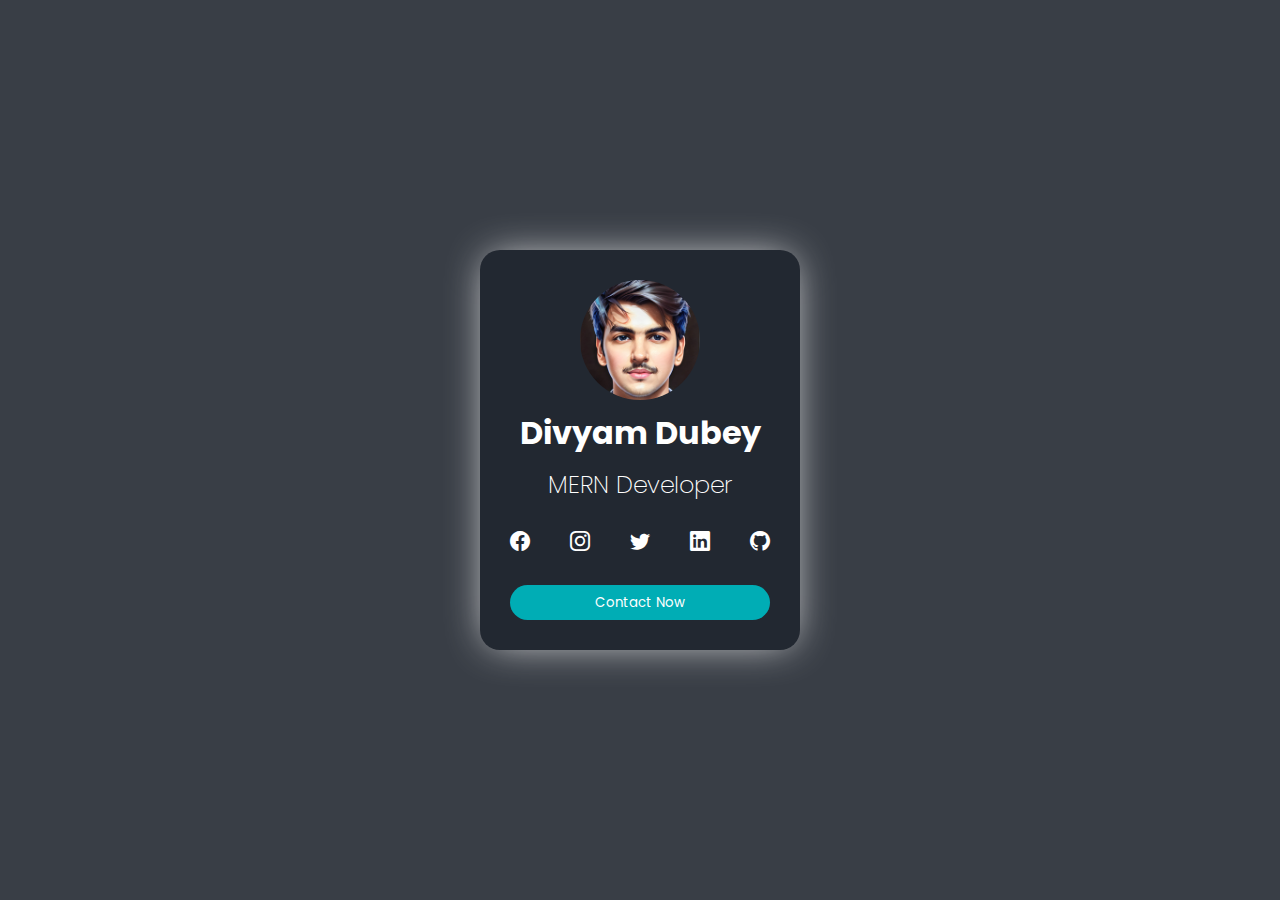
<file: ✅ 3. profileUi/index.html>
<html>
  <head>
    <title>Profile UI</title>
    <link rel="stylesheet" href="style.css" />
    <link
      rel="stylesheet"
      href="https://cdn.jsdelivr.net/npm/bootstrap-icons@1.3.0/font/bootstrap-icons.css"
    />
  </head>
  <body>
    <div class="container">
      <div class="card">
        <img src="avatar.jpg" alt="avatar" />
        <h1>Divyam Dubey</h1>
        <h2>MERN Developer</h2>
        <ul class="social-links">
          <li><i class="bi bi-facebook"></i></li>
          <li><i class="bi bi-instagram"></i></li>
          <li><i class="bi bi-twitter"></i></li>
          <li><i class="bi bi-linkedin"></i></li>
          <li><i class="bi bi-github"></i></li>
        </ul>
        <button class="contact-btn">Contact Now</button>
      </div>
    </div>
  </body>
</html>
</file>
<file: 1. microsoft-login-page/style.css>
* {
  margin: 0;
  padding: 0;
  box-sizing: border-box;
  font-family: "Roboto", sans-serif;
}

.container {
  background-color: whitesmoke;
  height: 100vh;
  position: absolute;
  width: 100%;
}

.box {
  background-color: white;
  height: 350px;
  width: 400px;
  margin-left: 500px;
  margin-top: 150px;
  padding: 40px;
  -webkit-box-shadow: 10px 10px 83px 0px rgba(0, 0, 0, 0.75);
  -moz-box-shadow: 10px 10px 83px 0px rgba(0, 0, 0, 0.75);
  box-shadow: 10px 10px 83px 0px rgba(0, 0, 0, 0.75);
}

img,
input,
h1 {
  margin-bottom: 20px;
}

input {
  border: none;
  border-bottom: 1px solid black;
  width: 100%;
  height: 35px;
}

p {
  margin-bottom: 10px;
}

button {
  height: 35px;
  width: 120px;
  border: none;
  margin-top: 30px;
  margin-left: 63%;
  background-color: blue;
  color: white;
}

a {
  text-decoration: none;
}
</file>
<file: 10. Web UI (from dribble)/style.css>
@import url("https://fonts.googleapis.com/css2?family=Poppins:ital,wght@0,100;0,200;0,300;0,400;0,500;0,600;0,700;0,800;0,900;1,100;1,200;1,300;1,400;1,500;1,600;1,700;1,800;1,900&display=swap");
* {
  margin: 0;
  padding: 0;
  box-sizing: border-box;
  font-family: Poppins;
}

html {
  font-size: 10px;
}

.landing-page {
  padding: 4rem 6rem;
  display: flex;
  flex-direction: column;
  align-items: center;
}

/* NAVBAR */
header {
  width: 100%;
}

header nav,
.logo-container,
.btn-container,
.right-nav {
  display: flex;
  align-items: center;
}

/* common btn */
.btn {
  padding: 8px 16px;
  border: 1px solid rgba(0, 0, 0, 0.4);
  border-radius: 50px;
  font-size: 1.4rem;
  font-weight: 600;
  background: none;
  text-align: center;
}

.getstarted-btn,
.signup-btn {
  background-color: #000;
  color: #fff;
}

header nav {
  justify-content: space-between;
}

.logo-container p {
  font-size: 18px;
  font-weight: 700;
}

.isurance {
  font-size: 12px;
  font-weight: 500;
  margin-left: 2rem;
}

.lyf-dash {
  position: relative;
  bottom: 7px;
}
.menu-btn svg {
  width: 20px;
  height: 20px;
}

.menu-btn {
  display: flex;
  align-items: center;
  justify-content: center;
  margin-left: 3rem;
}

.btn-container {
  gap: 1rem;
}

/* MAIN HEADING */
.heading-container {
  /* padding: 4rem 6rem; */
  padding-top: 8rem;
  padding-bottom: 4rem;

  display: flex;
  flex-direction: column;
  align-items: center;
  justify-content: center;
}
.heading-container h1 {
  text-align: center;
  font-size: 65px;
  font-weight: 600;
  line-height: 1.3;
}
.form-container h4 {
  font-size: 26px;
  font-weight: 400;
  padding-top: 2rem;
}
.input-container {
  display: flex;
  align-items: center;
  justify-content: center;
  gap: 1rem;
  position: relative;

  padding-top: 6rem;
}
.email-input {
  width: 70%;
  padding: 1rem 4rem;
  border-radius: 50px;
  border: 1px solid rgb(0, 0, 0);
}
.email-input::placeholder {
  color: #000;
  opacity: 1;
  font-weight: 500;
}
.signup-btn {
  width: 20%;
  padding: 1rem;
}
.send-mail-icon {
  width: 12px;
  height: 12px;
  position: absolute;
  left: 4rem;
}

/* FEATURED PLANS */
.featured-plans {
  width: 100%;
  display: flex;
  flex-direction: column;
  align-items: center;
  justify-content: center;
}

.featured-plans header {
  width: 100%;
  display: flex;
  align-items: center;
  justify-content: space-between;
}

.featured-plans h2 {
  font-size: 24px;
  font-weight: 600;
}
.explore-all {
  font-size: 18px;
}

/* Feature-card */
.featured-card-container {
  display: flex;
  align-items: center;
  justify-content: space-between;
  flex-wrap: wrap;
  padding: 2rem 0;
}
.feature-card {
  width: 24%;
  padding: 3rem 2rem;
  background-color: #5ecca0;
  border-radius: 15px;
}

.feature-card h4 {
  color: rgba(0, 0, 0, 0.4);
}
.feature-card h2 {
  padding-block: 1rem;
}

.para {
  font-size: 14px;
  letter-spacing: -0.05rem;
}

.cagr {
  font-size: 12px;
  color: rgba(0, 0, 0, 0.6);
}

.percent {
  font-size: 20px;
  font-weight: 700;
}

/* common divider */
.divider {
  width: 100%;
  border: none;
  height: 1px;
  background-color: rgba(0, 0, 0, 0.2);
  margin: 2rem 0;
}
.feature-btn {
  padding: 8px 10px;
  background-color: #000;
  border: none;
  border-radius: 5px;
  display: flex;
  align-items: center;
  justify-content: center;
}
.feature-btn svg {
  fill: #fff;
  width: 12px;
}
.percent-btn {
  display: flex;
  align-items: center;
  justify-content: space-between;
}
/* feature card 2 */
.feature-card-2 {
  background-color: #000;
  color: #fff;
}

.feature-card-2 h4,
.feature-card-2 .cagr {
  color: rgba(255, 255, 255, 0.6);
}

.feature-card-2 .divider {
  background-color: rgba(255, 255, 255, 0.2);
}
.feature-card-2 button {
  background-color: #fff;
}
.feature-card-2 svg {
  fill: #000;
}

/* feature-card 3 */
.feature-card-3 {
  background-color: #ce9cfd;
}

/* feature card 4 */
.feature-card-4 {
  background-color: #f8fd91;
}

/* footer */
footer,
footer ul {
  display: flex;
  align-items: center;
}

footer {
  width: 100%;
  justify-content: space-between;
}

footer ul {
  font-size: 16px;
  list-style: none;
}

footer svg {
  width: 4px;
  vertical-align: middle;
}
footer ul span {
  margin: 0 3rem;
}
.footer-btn {
  border-color: #000;
  padding: 8px 12px;
}
.footer-btn svg {
  width: 24px;
}

/* Responsive */
@media (max-width: 768px) {
  .heading-container h1 {
    font-size: 48px;
  }
  .heading-container h4 {
    font-size: 22px;
  }
  .featured-card-container {
    flex-direction: column;
    gap: 2rem;
  }
  .feature-card {
    width: 100%;
  }
}
</file>
<file: 11. Redmi-10-5g-grid/style.css>
* {
  margin: 0;
  padding: 0;
  box-sizing: border-box;
}

.grid-container {
  background-color: #fff;
  width: 100%;
  height: 100vh;

  padding: 70px 200px;

  display: grid;
  /* grid-template-rows: repeat(4, 1fr); */
  /* grid-template-columns: repeat(3, 1fr); */
  grid-template-columns: 50% 25% 25%;
  grid-template-rows: 20% 20% 20% 40%;
  gap: 10px;
}

.grid-item {
  background-color: white;
  border: 1px solid red;
}

.grid-item:first-child {
  background: url("./img/1.jpg");
  background-position: center;
  background-repeat: no-repeat;
  background-size: cover;
  grid-row: 1/4;
}

.grid-item:nth-child(2) {
  background: url(./img/2.png);
  background-position: center;
  background-repeat: no-repeat;
  background-size: cover;
  grid-row: 1/3;
}

.grid-item:nth-child(3) {
  background: url(./img/3.png);
  background-position: center;
  background-repeat: no-repeat;
  background-size: cover;
}
.grid-item:nth-child(4) {
  background: url(./img/4.png);
  background-position: center;
  background-repeat: no-repeat;
  background-size: cover;
}
.grid-item:nth-child(5) {
  background: url(./img/5.png);
  background-position: center;
  background-repeat: no-repeat;
  background-size: cover;
  grid-row: 2/5;
}
.grid-item:last-child {
  background: url(./img/6.png);
  background-position: center;
  background-repeat: no-repeat;
  background-size: cover;
  grid-column: 1/3;
}
div img {
  visibility: hidden;
  /* transform: scale(0.5); */
}
/* 
.grid-item:first-child {
  height: 303px;
  width: 321px;
  background: url("./img/1.jpg");
  background-position: center;
  background-repeat: no-repeat;
  background-size: cover;
  grid-row: 1/4;
}

.grid-item:nth-child(2) {
  width: 205px;
  height: 206px;
  background: url(./img/2.png);
  background-position: center;
  background-repeat: no-repeat;
  background-size: cover;
  grid-row: 1/3;
}

.grid-item:nth-child(3) {
  width: 221px;
  height: 101px;
  background: url(./img/3.png);
  background-position: center;
  background-repeat: no-repeat;
  background-size: cover;
}
.grid-item:nth-child(4) {
  width: 205px;
  height: 88px;
  background: url(./img/4.png);
  background-position: center;
  background-repeat: no-repeat;
  background-size: cover;
}
.grid-item:nth-child(5) {
  width: 221px;
  height: 347px;
  background: url(./img/5.png);
  background-position: center;
  background-repeat: no-repeat;
  background-size: cover;
  grid-row: 2/5;
}
.grid-item:last-child {
  width: 536px;
  height: 145px;
  background: url(./img/6.png);
  background-position: center;
  background-repeat: no-repeat;
  background-size: cover;
  grid-column: 1/3;
} */
</file>
<file: 2. flexGallery/style.css>
* {
  margin: 0;
  padding: 0;
  /* makes padding,border - fit within the width of the element(not add-on to it, making the element as whole, overflow) */
  box-sizing: border-box;
}

.container {
  background-color: black;
  min-height: 100vh;
  padding: 40px;
  display: flex;
  align-items: center;
  justify-content: center;
  /* justify-content: space-evenly; */
  flex-wrap: wrap;
}

.box {
  background-color: yellow;
  height: 250px;
  width: 250px;
  margin: 10px;
  background-size: cover;
}
.box:first-child {
  background-image: url("./images/image_one.jpeg");
}

.box:nth-child(2) {
  background-image: url("./images/image_two.jpeg");
}
.box:nth-child(3) {
  background-image: url("./images/image_three.jpeg");
}
.box:nth-child(4) {
  background-image: url("./images/image_four.jpeg");
}
.box:nth-child(5) {
  background-image: url("./images/image_five.jpeg");
}
.box:nth-child(6) {
  background-image: url("./images/image_six.jpg");
}
.box:nth-child(7) {
  background-image: url("./images/image_seven.jpeg");
}
.box:last-child {
  background-image: url("./images/image_eight.webp");
}
</file>
<file: 3. profileUi/style.css>
@import url("https://fonts.googleapis.com/css2?family=Poppins:wght@200;400&display=swap");

* {
  margin: 0;
  padding: 0;
  box-sizing: border-box;
  font-family: "Poppins", sans-serif;
  color: white;
}

.container {
  background-color: #393e46;
  min-height: 100vh;
  display: flex;
  align-items: center;
  justify-content: center;
}

.card {
  padding: 30px;
  background-color: #222831;
  height: 400px;
  width: 320px;
  display: flex;
  flex-direction: column;
  align-items: center;
  justify-content: space-between;
  border-radius: 20px;

  -webkit-box-shadow: 0px 0px 40px -8px rgba(238, 238, 238, 1);
  -moz-box-shadow: 0px 0px 40px -8px rgba(238, 238, 238, 1);
  box-shadow: 0px 0px 40px -8px rgba(238, 238, 238, 1);
}

.card img {
  height: 120px;
  border-radius: 100%;
}

.card h2 {
  font-weight: 200;
}

.social-links {
  list-style: none;
  width: 100%;
  display: flex;
  justify-content: space-between;
  margin: 20px;
}

.contact-btn {
  background-color: #00adb5;
  border: none;
  width: 100%;
  height: 35px;
  border-radius: 20px;
  transition: all 0.3s ease-in-out;
}

.contact-btn:hover {
  background-color: #00acb5af;
  letter-spacing: 2px;
}

i {
  transition: all 0.3s ease-in-out;
  font-size: 20px;
}

i:hover {
  color: #00adb5;
}
</file>
<file: 4. LinkedIn Clone/style.css>
@import url("https://fonts.googleapis.com/css2?family=Poppins:wght@200;400&display=swap");

* {
  margin: 0;
  padding: 0;
  box-sizing: border-box;
  font-family: "Poppins", sans-serif;
  transition: all 0.3s ease-in-out;
}

.container {
  padding: 50px;
  min-height: 100vh;
  display: flex;
  align-items: center;
  justify-content: center;
  flex-wrap: wrap;
  gap: 20px;
}

.card {
  border: 1px solid rgba(0, 0, 0, 0.5);
  padding: 20px;
  height: 330px;
  width: 250px;
  display: flex;
  flex-direction: column;
  align-items: center;
  justify-content: space-between;
  text-align: center;
  border-radius: 20px;
}

.card:hover {
  box-shadow: -1px 0px 32px -7px rgba(0, 0, 0, 0.75);
}

.card img {
  height: 100px;
  border-radius: 100%;
  margin-bottom: 20px;
}

p {
  color: gray;
  font-size: 14px;
}

.mutual {
  font-size: 12px;
}

button {
  width: 100%;
  height: 32px;
  border-radius: 200px;
  background: none;
  border: 2px solid #0a66c2;
  color: #0a66c2;
  margin-top: 10px;
}

button:hover {
  background-color: #0a66c225;
}
</file>
<file: 4. LinkedIn Clone/style2.css>
@import url("https://fonts.googleapis.com/css2?family=Poppins:wght@200;400&display=swap");

* {
  margin: 0;
  padding: 0;
  box-sizing: border-box;
  font-family: "Poppins", sans-serif;
  transition: all 0.3s ease-in-out;
}

.container {
  padding: 50px;
  min-height: 100vh;
  display: flex;
  align-items: center;
  justify-content: center;
  flex-wrap: wrap;
  gap: 20px;
}

.card {
  border: 1px solid rgba(0, 0, 0, 0.5);
  padding: 20px;
  height: 200px;
  width: 320px;
  border-radius: 20px;
  display: flex;
  flex-direction: column;
  align-items: center;
  justify-content: space-between;
}

.card:hover {
  box-shadow: -1px 0px 32px -7px rgba(0, 0, 0, 0.75);
}

#section1 {
  display: flex;
  align-items: center;
  justify-content: space-between;
  gap: 10px;
  width: 100%;
}

.card img {
  height: 120px;
  border-radius: 100%;
}

p {
  color: gray;
  font-size: 14px;
}

.mutual {
  font-size: 12px;
}

button {
  width: 100%;
  height: 32px;
  border-radius: 200px;
  background: none;
  border: 2px solid #0a66c2;
  color: #0a66c2;
  margin-top: 10px;
}

button:hover {
  background-color: #0a66c225;
}
</file>
<file: 6. Pluralsight login page/style.css>
* {
  margin: 0;
  padding: 0;
  box-sizing: border-box;
  font-family: PS TT Commons Roman, Gotham SSm A, Gotham SSm B, Arial,
    sans-serif;
  color: hsla(0, 0%, 100%, 0.95);
}
main {
  display: flex;
  /* align-items: center;
  justify-content: center; */
}
#signin-section,
.wrapper,
.signInForm,
.links {
  display: flex;
  flex-direction: column;
  align-items: center;
}
#signin-section {
  background-color: #0d0f12;
  height: 100vh;
  width: 40%;
}
.wrapper {
  height: 100%;
  width: 100%;
  justify-content: center;
}

/* LOGO */
#logo {
  margin-bottom: 8vh;
  display: flex;
  align-items: center;
  justify-content: center;
  width: 100%;
}
#logo img {
  width: 303px;
  /* max-width: 80%; */
}

/* SIGN FORM */
.signInForm {
  width: 60%;
}
.signInForm div {
  display: flex;
  flex-direction: column;
  align-items: flex-start;
  width: 100%;
}
.signInForm label {
  font-size: 16px;
  margin-bottom: 4px;
}
.signInForm input {
  width: 100%;
  height: 40px;
  padding: 8px 16px;
  background-color: transparent;
  border: 1px solid hsla(0, 0%, 100%, 0.3);
  border-radius: 2px;
  margin-bottom: 24px;
}

#signIn-btn {
  width: 100%;
  background: #006395;
  height: 40px;
  border: none;
  border-radius: 3px;
  font-weight: 500;
  font-size: 16px;
  text-align: center;
  margin-bottom: 48px;
}

/* LINKS */
.links {
  width: 60%;
  text-align: center;
}
.links a {
  font-size: 16px;
  color: #2ea0d6;
  text-decoration: none;
  margin-bottom: 16px;
}
.links a:hover {
  text-decoration: underline;
  color: #2ea1d6ad;
}

/* DIVIDER */
.divider {
  border: none;
  height: 1px;
  background-color: hsla(0, 0%, 100%, 0.15);
  width: 60%;
  margin-bottom: 24px;
}

/* Create Account BTN */

.create-account-btn {
  font-size: 16px;
  font-weight: 500;
  text-align: center;
  background: rgba(138, 153, 168, 0.25);
  height: 40px;
  width: 60%;
  border: none;
  border-radius: 3px;
}

/* FOOTER */
footer {
  width: 60%;
  text-align: center;
  display: flex;
  flex-direction: column;
  align-items: center;
  gap: 10px;
  margin-bottom: 3px;
}

footer p {
  color: hsla(0, 0%, 100%, 0.7);
  font-size: 12px;
}

/* BANNER */
.banner {
  width: 60%;
  display: flex;
  align-items: center;
  justify-content: center;
  flex-direction: column;
  background-image: url("./login-bg.jpg");
  background-size: cover;
  background-position: 50%;
}

.banner h1 {
  font-size: 48px;
  margin-bottom: 24px;
}

.banner button {
  border: 1px solid hsla(0, 0%, 100%, 0.3);
  font-weight: 400;
  background: transparent;
  font-size: 16px;
  height: 40px;
  padding: 10px 16px;
  border-radius: 3px;
}

/* RESPONSIVE */
@media screen and (max-width: 768px) {
  .banner {
    display: none;
  }

  #signin-section {
    width: 100%;
  }

  .signInForm {
    width: 80%;
  }
}
</file>
<file: 7. Whatsapp Web login/style.css>
@import url("https://fonts.googleapis.com/css2?family=Poppins:wght@100;200;300;400&display=swap");

* {
  margin: 0;
  padding: 0;
  box-sizing: border-box;
  font-family: Segoe UI, "Poppins", sans-serif;
}

#app {
  min-height: 100vh;
  background: linear-gradient(
    to bottom,
    #00a884 17%,
    #111b21 17%,
    #111b21 100% /* white 17%, */ /* white 100% */
  );
  /* background-color: #111b21; */
  display: flex;
  align-items: center;
  justify-content: center;
  padding-bottom: 92px;
}

#main-container {
  z-index: 1;
  margin-left: auto;
  margin-right: auto;
}

#wrapper {
  border-radius: 3px;
  background-color: white;
  box-shadow: 0 17px 50px 0 rgba(11, 20, 26, 0.19),
    0 12px 15px 0 rgba(11, 20, 26, 0.24);
}

/* GREEN-BG */
.green-bg {
  width: 100%;
  background-color: #00a884;
  position: absolute;
  height: 222px;
  top: 0;
  left: 0;
}
/* HEADER - WA logo */
header {
  margin: 27px auto 28px;
  background: transparent;
  display: flex;
  align-items: center;
  justify-content: flex-start;
}

.wa-logo {
  height: 39px;
}

header h1 {
  font-size: 14px;
  font-weight: 500;
  line-height: normal;
  color: #fff;
  margin-left: 14px;
}

#main {
  display: flex;
  flex-direction: column;
  padding: 32px 60px 60px;
}

/* PC - download */
#pc-download {
  display: flex;
  align-items: center;
  justify-content: space-between;
  border: 1px solid #d1d7db;
  border-radius: 6px;
  padding: 24px 40px;
  margin-inline: 30px;
  margin-bottom: 30px;
}

#pc-download svg {
  margin-top: 6px;
}

.pc-download-content {
  display: flex;
  flex-direction: column;
  padding-inline: 24px;
  font-size: 0.875rem;
}

.pc-download-content h3 {
  color: #111b21;
  font-weight: 400;
  font-size: 1.0625rem;
  line-height: 1.2;
}

.pc-download-content p {
  color: #54656f;
  font-weight: 400;
  font-size: 0.875rem;
  line-height: 1.5;
}

.pc-download-btn {
  background-color: #008069;
  color: #fff;
  padding: 10px 24px;
  border-radius: 24px;
  border: none;
  font-size: 0.875rem;
  line-height: 1.25;
  font-weight: 400;
}

/* Steps w/ QR */

.steps-qr {
  display: flex;
  align-items: flex-start;
  justify-content: space-between;
  padding-bottom: 40px;
  margin-bottom: 20px;
  border-bottom: 1px solid rgba(134, 150, 160, 0.3);
}
.steps-to-take {
  height: 100%;
  display: flex;
  flex-direction: column;
  justify-content: space-between;
}

.steps-to-take h2 {
  font-size: 28px;
  font-weight: 300;
  line-height: normal;
  color: #41525d;
  margin-bottom: 24px;
}

.steps-to-take ol {
  list-style-type: decimal;
  padding-left: 24px;
}

.steps-to-take ol li {
  font-weight: 400;
  font-size: 18px;
  line-height: 28px;
  color: #3b4a54;
  margin-top: 18px;
}

.steps-to-take ol li svg {
  vertical-align: top;
}

.qr-container {
  margin-left: 60px;
  width: 264px;
  height: 264px;
  background-image: url("./canvas.png");
  background-size: contain;
  display: flex;
  align-items: center;
  justify-content: center;
}

/* Link phone number */
.link-phone {
  margin-top: 24px;
}
.link-phone a {
  color: #008069;
  text-decoration: none;
  font-size: 18px;
  line-height: 1;
  font-weight: 400;
}

/* Video section */

#vid-section,
.tutorial-vid-content {
  display: flex;
  flex-direction: column;
  align-items: center;
}

#vid-section {
  padding: 40px 60px;
}
.tutorial-vid-content h2 {
  font-size: 28px;
  font-weight: 300;
  line-height: normal;
  color: #41525d;
  margin-bottom: 16px;
}
.tutorial-vid-content p {
  font-size: 14px;
  margin-bottom: 48px;
}
.tutorial-vid-content p a {
  color: #008069;
  text-decoration: none;
}

.vid-container,
.play-btn {
  display: flex;
  justify-content: center;
  align-items: center;
}

.vid-container {
  height: 314px;
  width: 560px;
  background-image: url("./vid-img.png");
}

.play-btn {
  height: 80px;
  width: 80px;
  border-radius: 50%;
  background-color: rgba(11, 20, 26, 0.45);
}

.play-btn svg {
  margin-left: 5px;
}
</file>
<file: 8. Whatsapp-website/style.css>
* {
  margin: 0;
  padding: 0;
  box-sizing: border-box;
  font-family: Helvetica, Arial, sans-serif;
  /* font-size: 12px; */
}

/* HEADER */

.menu-btn {
  display: none;
}

.logo img {
  width: 130px;
}

nav {
  background-color: #fcf5eb;
  width: 100%;
  height: 80px;
  padding: 0 40px;

  display: flex;
  justify-content: space-between;
  align-items: center;
}

nav ul {
  width: 60%;
  list-style: none;
  margin-left: 30px;

  display: flex;
  justify-content: space-around;
}

nav ul li {
  font-size: 16px;
  line-height: 22px;
  letter-spacing: -0.01em;
}

.feature-arrow svg {
  transform: rotate(-90deg);
}

.download-btn {
  background-color: #25d366;
  border: 1px solid #1c1e21;
  border-radius: 50px;
  padding: 16px 28px;
  font-size: 16px;
  line-height: 16px;

  display: flex;
  align-items: center;
  gap: 13px;
}

.download-txt {
  font-weight: 400;
  letter-spacing: -0.01em;
}

/* HERO SECTION */
.hero-section {
  background-color: #fcf5eb;
  padding: 32px;
}
.hero-bg {
  background-image: url("./assets/hero-bg.png");
  background-position: center;
  background-size: cover;

  border-radius: 25px;
}
.hero-container {
  margin-left: auto;
  margin-right: auto;
  padding: 0 24px;
  padding-top: 96px;
  padding-bottom: 56px;
  max-width: 1080px;
  box-sizing: content-box;

  display: flex;
  align-items: center;
  justify-content: space-between;
  gap: 16px;
}
.hero-content {
  width: 33.333%;
  padding-right: 32px;

  display: flex;
  flex-direction: column;
  align-items: start;
  justify-content: center;
}
.hero-content h1 {
  font-size: 80px;
  color: #fff;
  letter-spacing: -0.04em;
  font-weight: 400;
  line-height: 1;
}
.hero-content p {
  color: #fff;
  font-weight: 400;
  font-size: 18px;
  line-height: 25px;
  letter-spacing: -0.01em;
  margin: 1em 0;
}
.hero-content button {
  margin: 56px 0;
  border: none;
}
.hero-chat {
  width: 66.66%;
  display: flex;
  justify-content: center;
  align-items: flex-end;
  flex-direction: column;
}
.hero-chat div {
  width: 62%;
}
.hero-chat img {
  width: 100%;
}
.disclaimer {
  text-align: end;
  font-size: 12px;
  font-weight: 400;
  margin: 1em 0;

  letter-spacing: -0.01em;
  line-height: 16px;
}

/* SUB SECTION */
.sub-section {
  background-color: #fcf5eb;
}
.sub-img {
  padding-inline: 32px;
}
.sub-img img {
  width: 100%;
}
.sub-content {
  padding-block: 56px;
}
.sub-content h2 {
  font-weight: 400;
  text-align: center;

  font-size: 45px;

  letter-spacing: -0.03em;
}

/* FEATURE */
.feature-section {
  background-color: #fcf5eb;
  display: flex;
  align-items: center;
  justify-content: center;
}
.feature-wrapper {
  padding: 88px 24px 56px;
  max-width: 1080px;
  box-sizing: content-box;

  display: flex;
  align-items: center;
  justify-content: space-between;
  gap: 16px;
}
.feature-content h2 {
  font-size: 60px;
  font-weight: 400;
  line-height: 1;
  letter-spacing: -0.03em;
}
.feature-content p {
  font-size: 18px;
  line-height: 25px;
  margin-block: 1em;
  letter-spacing: -0.01em;
  padding-bottom: 16px;
}
.feature-img {
  width: 50%;
  position: relative;

  display: flex;
  justify-content: center;
}
.feature-img img:first-child {
  width: 62%;
}

.learn-more a {
  color: #1c1e21;
  font-size: 16px;
  letter-spacing: -0.01em;
  text-decoration: none;
  line-height: 16px;
}
.learn-more-txt {
  border-bottom: 2px solid #25d366;
}
.learn-more-svg {
  padding-left: 13px;
}

.learn-more-svg svg {
  vertical-align: middle;
}

/* feature-2 */
.feature-2-section {
  background-color: #111b21;
  color: #fff;
}

.green-txt {
  color: #25d366;
}

.feature-2-txt a {
  color: #fff;
}

.feature-2-img {
  width: 50%;
}
.feature-2-img img {
  width: 100%;
}

/* feature-3 */
.feature-sub-img {
  width: 75%;
  position: absolute;
  top: 13%;
}

/* feature-4 */
.feature-4-wrapper {
  width: 1080px;
}
.feature-4-img {
  width: 50%;
  position: relative;
  display: flex;
  align-items: center;
  justify-content: center;
}
.feature-4-img img {
  width: 65%;
}
.feature-4-sub-img {
  position: absolute;
}

/* FOOTER */
.lower-footer {
  /* background-color: aqua; */
}
footer {
  background-color: #111b21;
}
footer,
.footer-container,
.upper-footer,
.lower-footer,
.wa-download,
.links,
.copyright,
.social-links,
.icon-box,
.select-lang {
  display: flex;
}

.footer-container,
.wa-download,
.links {
  flex-direction: column;
}

footer {
  justify-content: center;
}

.footer-container {
  width: 1050px;
  align-items: center;
}

.upper-footer {
  width: 100%;
  padding-top: 96px;
  padding-bottom: 88px;
  justify-content: space-between;
  /* align-items: center; */
}

.wa-download {
  width: 33.33%;
  align-items: start;
  justify-content: flex-start;
}
.logo-white {
  width: 160px;
  padding-bottom: 56px;
}
.wa-download button {
  margin-top: 45px;
}
.links {
  width: 25%;
  color: #fff;
  justify-content: center;
  /* align-items: center; */
}
.links p {
  font-size: 12px;
  font-weight: 400;
  padding-bottom: 32px;
}
.links a {
  color: #fff;
  font-size: 18px;
  padding-right: 8px;
  line-height: 25px;
  letter-spacing: -0.01em;
  margin-bottom: 16px;
  font-weight: 400;
  text-decoration: none;
}
.links a:last-child {
  margin-bottom: 0;
}
.footer-divider {
  background-color: #33463f;
  height: 1px;
  width: 100%;
  border: none;
}

/* lower footer */
.lower-footer {
  width: 100%;
  padding: 32px 0;
  justify-content: space-between;
}
.copyright {
  color: #fff;
  width: 33.33%;
  align-items: center;
  justify-content: flex-start;
}
.copyright p {
  font-weight: 400;
  font-size: 12px;
  line-height: 16px;
}
.copyright p:first-child {
  margin-right: 56px;
}
.social-links {
  width: 33.33%;
  gap: 24px;
  align-items: center;
  justify-content: center;
}
.icon-box {
  width: 48px;
  height: 48px;
  border: 1px solid #fff;
  border-radius: 50%;
  background-color: #1c1e21;

  align-items: center;
  justify-content: center;
}
.icon-box svg {
  fill: #fff;
}

.select-lang {
  width: 33.33%;
  align-items: center;
  justify-content: flex-end;
  position: relative;
}
.lang-btn {
  -moz-appearance: none;
  -webkit-appearance: none;

  border-radius: 50px;
  border: 2px solid #fff;
  color: #fff;
  background-color: #111b21;
  font-size: 16px;
  font-weight: bold;
  width: 218px;
  padding: 16px 28px;
}

.select-lang svg {
  position: absolute;
  top: 22px;
  right: 20px;
}

/* ==================================================================== */

/* RESPONSIVE */

@media (max-width: 1200px) {
  /* header */
  .menu-btn {
    display: block;
  }
  .logo img {
    width: 100px;
  }
  nav {
    height: 64px;
    padding: 0 24px;
  }
  nav ul {
    display: none;
  }
  .download-btn-nav {
    padding: 0;
    height: 32px;
    width: 32px;

    display: flex;
    align-items: center;
    justify-content: center;
  }
  .download-svg-nav {
    width: 16px;
    height: 16px;
  }
  .download-txt-nav {
    display: none;
  }
}

@media (max-width: 768px) {
  .hero-content {
    width: 100%;
  }
  .hero-chat {
    display: none;
  }
  .sub-content h2 {
    font-size: 24px;
  }
  .feature-wrapper {
    flex-direction: column;
  }
  .feature-content h2 {
    font-size: 35px;
  }
  .feature-content br {
    display: none;
  }
  .wa-download {
    display: none;
  }
  .upper-footer {
    flex-wrap: wrap;
    padding: 20px;
  }
  .links {
    width: 50%;
    margin-top: 56px;
  }
  .lower-footer {
    justify-content: space-around;
  }
  .copyright br {
    display: none;
  }
  .copyright {
    width: auto;
    flex-direction: column;
  }
  .copyright p:first-child {
    margin: 0;
  }
  .social-links {
    width: auto;
  }
  .select-lang {
    display: none;
  }
}
</file>
<file: 9. Starbucks website clone/style-grid.css>
@import url("https://fonts.googleapis.com/css2?family=Poppins:ital,wght@0,100;0,200;0,300;0,400;0,500;0,600;0,700;0,800;0,900;1,100;1,200;1,300;1,400;1,500;1,600;1,700;1,800;1,900&display=swap");
* {
  margin: 0;
  padding: 0;
  box-sizing: border-box;
  font-family: Poppins;
  /* overflow: hidden; */
}

html {
  font-size: 10px;
}

/* HEADER */

nav,
.left-nav,
.right-nav,
.left-nav ul,
.right-nav p,
.find-store {
  display: flex;
  align-items: center;
}

nav {
  justify-content: space-between;
  padding: 0 4rem;
  box-shadow: 0 1px 3px rgba(0, 0, 0, 0.1), 0 2px 2px rgba(0, 0, 0, 0.06),
    0 0 2px rgba(0, 0, 0, 0.07);
}

.btn {
  padding: 7px 16px;
  border: 1px solid;
  border-radius: 50px;
  font-weight: 600;
  line-height: 1.2;
  text-align: center;
  background: none;
  font-size: 1.4rem;
  letter-spacing: -0.01em;
}

/* left nav */
.logo-container {
  margin: 2.4rem 0;
  margin-right: 4rem;
}
.logo-container img {
  width: 51px;
  height: 51px;
}

.left-nav ul {
  list-style: none;
  font-size: 1.4rem;
  line-height: 1.5;
  font-weight: 700;
  justify-content: space-between;
}

.left-nav ul li:nth-child(2),
.left-nav ul li:last-child {
  margin-left: 2.4rem;
}

/* right nav */
.find-store {
  margin-right: 4rem;
}
.pointer {
  width: 24px;
  height: 24px;
  margin-right: 0.8rem;
}
.find-store p {
  font-size: 1.4rem;
  font-weight: 400;
  line-height: 1.5;
  padding-right: 1.6rem;
}
.signin-btn {
  margin-right: 1.6rem;
}
.join-now-btn {
  color: #fff;
  background-color: #000;
}
.menu-btn {
  display: none;
}

/* HIGHLIGHT */
/* USING GRID */

.grid-container {
  margin: 3.2rem 0;
  display: grid;
  grid-template-columns: repeat(2, 1fr);
  grid-template-rows: repeat(6, auto);
  /* grid-template-rows: 500px 300px 400px 600px 200px 700px 500px 400px; */

  row-gap: 20px;
}

.g-img-box,
.g-text-box {
  display: flex;
  align-items: center;
  justify-content: center;
}
.g-img-box img {
  max-width: 100%;
}

.g-text-box {
  padding: 3.2rem 4.8rem;
}

.text-content {
  width: 83%;
  text-align: center;
  color: #1e3932;
}

.text-content h2 {
  font-size: 50px;
  letter-spacing: 2px;
  line-height: 1.2;
  font-weight: 600;
  margin-bottom: 2.4rem;
}
.text-content p {
  font-size: 24px;
  font-weight: 400;
}
.text-content button {
  margin-top: 3.2rem;
  color: #1e3932;
  border-color: #1e3932;
}

/* .img-1 {
  background-image: url(./assets/highlight-1.jpg);
}
.img-2 {
  background-image: url(./assets/highlight-2.jpg);
}
.img-3 {
  background-image: url(./assets/highlight-3.jpg);
}
.img-4 {
  background-image: url(./assets/highlight-4.jpg);
}
.img-5 {
  background-image: url(./assets/highlight-5.jpg);
}
.img-6 {
  background-image: url(./assets/highlight-6.jpg);
}
.img-1,
.img-2,
.img-3,
.img-4,
.img-5,
.img-6 {
  background-position: center;
  background-size: cover;
} */
.highlight-1 {
  background-color: #cfd84d;
}
.highlight-2 {
  background-color: #006241;
}
.highlight-2 .text-content {
  color: #fff;
}

.highlight-2 h2 {
  font-size: 24px;
}

.highlight-2 p {
  font-size: 19px;
  line-height: 1.75;
}

.highlight-2 button {
  color: #fff;
  border-color: #fff;
}
.highlight-3 {
  background-color: #b2b267;
}
.highlight-3 h2 {
  letter-spacing: 0.7px;
}
.highlight-4 {
  background-color: #cee8c9;
}
.highlight-5 {
  background-color: #dbe6f2;
}
.highlight-6 {
  background-color: #006241;
}
.highlight-6 .text-content {
  color: #fff;
}
.highlight-6 h2 {
  font-size: 24px;
}

.highlight-6 p {
  font-size: 19px;
}
.h-6-para {
  margin-top: 1.5em;
}
.highlight-6 button {
  color: #fff;
  border-color: #fff;
}

/* disclaimer */
.disclaimer-section {
  padding: 3.2rem 0;

  display: flex;
  align-items: center;
  justify-content: center;
}

.disclaimer-section .content {
  width: 55%;
  padding: 0 4.8rem;
}
.disclaimer-section p,
.disclaimer-section a {
  color: #000;
  font-weight: 400;
  text-align: center;
  font-size: 14px;
  line-height: 1.8;
  letter-spacing: -0.01em;
}

/* FOOTER */

footer {
  box-shadow: 0 -1px 3px rgba(0, 0, 0, 0.1), 0 -2px 2px rgba(0, 0, 0, 0.06),
    0 0 2px rgba(0, 0, 0, 0.07);
  padding: 2.4rem 0;
}
footer nav {
  flex-direction: column;
  align-items: flex-start;
  box-shadow: none;
}
footer ul {
  list-style: none;
}
.links {
  display: flex;
}
.links h3 {
  font-size: 1.9rem;
  margin-bottom: 2.4rem;
  font-weight: 400;
  line-height: 1.5;
}
.links ul li {
  color: rgba(0, 0, 0, 0.58);
  padding: 0.8rem 0;
  margin-bottom: 0.8rem;
  font-size: 1.6rem;
  font-weight: 400;
  line-height: 1.5;
}
.links div {
  width: 190px;
  max-width: 190px;
}
.careers,
.impact,
.business,
.order {
  margin-left: 3.2rem;
}

.divider {
  width: 100%;
  border: none;
  border-top: 2px solid rgba(0, 0, 0, 0.1);
  margin: 3.2rem 0;
}

.social-links {
  display: flex;
}

.social-links li {
  margin-right: 0.4rem;
  min-height: 44px;
  min-width: 44px;
}

.social-links img {
  height: 32px;
  width: 32px;
}

.lower-links {
  font-size: 1.6rem;
  margin-top: 1.6rem;
  margin-bottom: 0.4rem;
  display: flex;
  align-items: center;
}

.lower-links span {
  padding: 0 0.8rem;
}

.lower-links a {
  color: #000;
  text-decoration: none;
  padding: 0 1.6rem;
}

.lower-links a:first-child {
  padding-left: 0;
}

.copyright {
  font-size: 1.4rem;
  padding: 1.6rem 0;
  color: rgba(0, 0, 0, 0.58);
}
</file>
<file: 9. Starbucks website clone/style.css>
@import url("https://fonts.googleapis.com/css2?family=Poppins:ital,wght@0,100;0,200;0,300;0,400;0,500;0,600;0,700;0,800;0,900;1,100;1,200;1,300;1,400;1,500;1,600;1,700;1,800;1,900&display=swap");
* {
  margin: 0;
  padding: 0;
  box-sizing: border-box;
  font-family: Poppins;
  /* overflow: hidden; */
}

html {
  font-size: 10px;
}

/* HEADER */

nav,
.left-nav,
.right-nav,
.left-nav ul,
.right-nav p,
.find-store {
  display: flex;
  align-items: center;
}

nav {
  justify-content: space-between;
  padding: 0 4rem;
  box-shadow: 0 1px 3px rgba(0, 0, 0, 0.1), 0 2px 2px rgba(0, 0, 0, 0.06),
    0 0 2px rgba(0, 0, 0, 0.07);
}

.btn {
  padding: 7px 16px;
  border: 1px solid;
  border-radius: 50px;
  font-weight: 600;
  line-height: 1.2;
  text-align: center;
  background: none;
  font-size: 1.4rem;
  letter-spacing: -0.01em;
}

/* left nav */
.logo-container {
  margin: 2.4rem 0;
  margin-right: 4rem;
}
.logo-container img {
  width: 51px;
  height: 51px;
}

.left-nav ul {
  list-style: none;
  font-size: 1.4rem;
  line-height: 1.5;
  font-weight: 700;
  justify-content: space-between;
}

.left-nav ul li:nth-child(2),
.left-nav ul li:last-child {
  margin-left: 2.4rem;
}

/* right nav */
.find-store {
  margin-right: 4rem;
}
.pointer {
  width: 24px;
  height: 24px;
  margin-right: 0.8rem;
}
.find-store p {
  font-size: 1.4rem;
  font-weight: 400;
  line-height: 1.5;
  padding-right: 1.6rem;
}
.signin-btn {
  margin-right: 1.6rem;
}
.join-now-btn {
  color: #fff;
  background-color: #000;
}
.menu-btn {
  display: none;
}

/* HIGHLIGHT */

.highlight-section {
  margin: 3.2rem 0;
  display: flex;
  align-items: center;
  background-color: #cfd84d;
}

.text-box,
.img-box {
  width: calc(100% * (6 / 12));
  display: flex;
  align-items: center;
  justify-content: center;
}

.text-box {
  padding: 3.2rem 4.8rem;
}

.text-content {
  width: 83%;
  text-align: center;
  color: #1e3932;
}

.text-content h2 {
  font-size: 50px;
  letter-spacing: 2px;
  line-height: 1.2;
  font-weight: 600;
  margin-bottom: 2.4rem;
}
.text-content p {
  font-size: 24px;
  font-weight: 400;
}
.text-content button {
  margin-top: 3.2rem;
  color: #1e3932;
  border-color: #1e3932;
}

.img-box img {
  max-width: 100%;
}

.highlight-2,
.highlight-4,
.highlight-6 {
  flex-direction: row-reverse;
}
/* .highlight-section:nth-child(odd) {
  flex-direction: row-reverse;
} */

/* highlight-2 */
.highlight-2 {
  background-color: #006241;
}

.highlight-2 .text-content {
  color: #fff;
}

.highlight-2 h2 {
  font-size: 24px;
}

.highlight-2 p {
  font-size: 19px;
  line-height: 1.75;
}

.highlight-2 button {
  color: #fff;
  border-color: #fff;
}

/* highlight-3 */
.highlight-3 {
  background-color: #b2b267;
}

.highlight-3 h2 {
  letter-spacing: 0.7px;
}

/* highlight-4 */
.highlight-4 {
  background-color: #cee8c9;
}

/* highlight-5 */
.highlight-5 {
  background-color: #dbe6f2;
}

/* highlight-6 */
.highlight-6 {
  background-color: #006241;
}
.highlight-6 .text-content {
  color: #fff;
}
.highlight-6 h2 {
  font-size: 24px;
}

.highlight-6 p {
  font-size: 19px;
}
.h-6-para {
  margin-top: 1.5em;
}
.highlight-6 button {
  color: #fff;
  border-color: #fff;
}

/* disclaimer */
.disclaimer-section {
  padding: 3.2rem 0;

  display: flex;
  align-items: center;
  justify-content: center;
}

.disclaimer-section .content {
  width: 55%;
  padding: 0 4.8rem;
}
.disclaimer-section p,
.disclaimer-section a {
  color: #000;
  font-weight: 400;
  text-align: center;
  font-size: 14px;
  line-height: 1.8;
  letter-spacing: -0.01em;
}

/* FOOTER */

footer {
  box-shadow: 0 -1px 3px rgba(0, 0, 0, 0.1), 0 -2px 2px rgba(0, 0, 0, 0.06),
    0 0 2px rgba(0, 0, 0, 0.07);
  padding: 2.4rem 0;
}
footer nav {
  flex-direction: column;
  align-items: flex-start;
  box-shadow: none;
}
footer ul {
  list-style: none;
}
.links {
  display: flex;
}
.links h3 {
  font-size: 1.9rem;
  margin-bottom: 2.4rem;
  font-weight: 400;
  line-height: 1.5;
}
.links ul li {
  color: rgba(0, 0, 0, 0.58);
  padding: 0.8rem 0;
  margin-bottom: 0.8rem;
  font-size: 1.6rem;
  font-weight: 400;
  line-height: 1.5;
}
.links div {
  width: 190px;
  max-width: 190px;
}
.careers,
.impact,
.business,
.order {
  margin-left: 3.2rem;
}

.divider {
  width: 100%;
  border: none;
  border-top: 2px solid rgba(0, 0, 0, 0.1);
  margin: 3.2rem 0;
}

.social-links {
  display: flex;
}

.social-links li {
  margin-right: 0.4rem;
  min-height: 44px;
  min-width: 44px;
}

.social-links img {
  height: 32px;
  width: 32px;
}

.lower-links {
  font-size: 1.6rem;
  margin-top: 1.6rem;
  margin-bottom: 0.4rem;
  display: flex;
  align-items: center;
}

.lower-links span {
  padding: 0 0.8rem;
}

.lower-links a {
  color: #000;
  text-decoration: none;
  padding: 0 1.6rem;
}

.lower-links a:first-child {
  padding-left: 0;
}

.copyright {
  font-size: 1.4rem;
  padding: 1.6rem 0;
  color: rgba(0, 0, 0, 0.58);
}

/* RESPONSIVE */

@media (max-width: 768px) {
  nav {
    padding: 0 1.6rem;
  }
  .logo-container {
    margin: 1.6rem 0;
    max-height: 40px;
  }
  .logo-container img {
    height: 40px;
    width: 40px;
  }
  .left-nav ul,
  .right-nav {
    display: none;
  }
  .menu-btn {
    display: block;
  }
  .menu-btn button {
    min-width: 44px;
    min-height: 44px;
    background: none;
    border: none;

    display: flex;
    align-items: center;
    justify-content: center;
  }
  .menu-btn svg {
    width: 24px;
    height: 24px;

    overflow: visible;
    fill: rgba(0, 0, 0, 0.58);
  }
  .highlight-section {
    flex-direction: column-reverse;
  }
  .highlight-section .text-box {
    padding: 3.2rem 1.6rem;
    width: 100%;
  }
  .highlight-section .text-content {
    width: 100%;
  }
  .highlight-section h2 {
    font-size: 28px;
    font-weight: 600;
  }
  .highlight-section p {
    font-size: 22px;
  }
  .highlight-section .img-box {
    width: 100%;
  }
  .links,
  .divider,
  .lower-links {
    display: none;
  }
}
</file>
<file: ✅ 3. profileUi/style.css>
@import url("https://fonts.googleapis.com/css2?family=Poppins:wght@200;400&display=swap");

* {
  margin: 0;
  padding: 0;
  box-sizing: border-box;
  font-family: "Poppins", sans-serif;
  color: white;
}

.container {
  background-color: #393e46;
  min-height: 100vh;
  display: flex;
  align-items: center;
  justify-content: center;
}

.card {
  padding: 30px;
  background-color: #222831;
  height: 400px;
  width: 320px;
  display: flex;
  flex-direction: column;
  align-items: center;
  justify-content: space-between;
  border-radius: 20px;

  -webkit-box-shadow: 0px 0px 40px -8px rgba(238, 238, 238, 1);
  -moz-box-shadow: 0px 0px 40px -8px rgba(238, 238, 238, 1);
  box-shadow: 0px 0px 40px -8px rgba(238, 238, 238, 1);
}

.card img {
  height: 120px;
  border-radius: 100%;
}

.card h2 {
  font-weight: 200;
}

.social-links {
  list-style: none;
  width: 100%;
  display: flex;
  justify-content: space-between;
  margin: 20px;
}

.contact-btn {
  background-color: #00adb5;
  border: none;
  width: 100%;
  height: 35px;
  border-radius: 20px;
  transition: all 0.3s ease-in-out;
}

.contact-btn:hover {
  background-color: #00acb5af;
  letter-spacing: 2px;
}

i {
  transition: all 0.3s ease-in-out;
  font-size: 20px;
}

i:hover {
  color: #00adb5;
}
</file>
